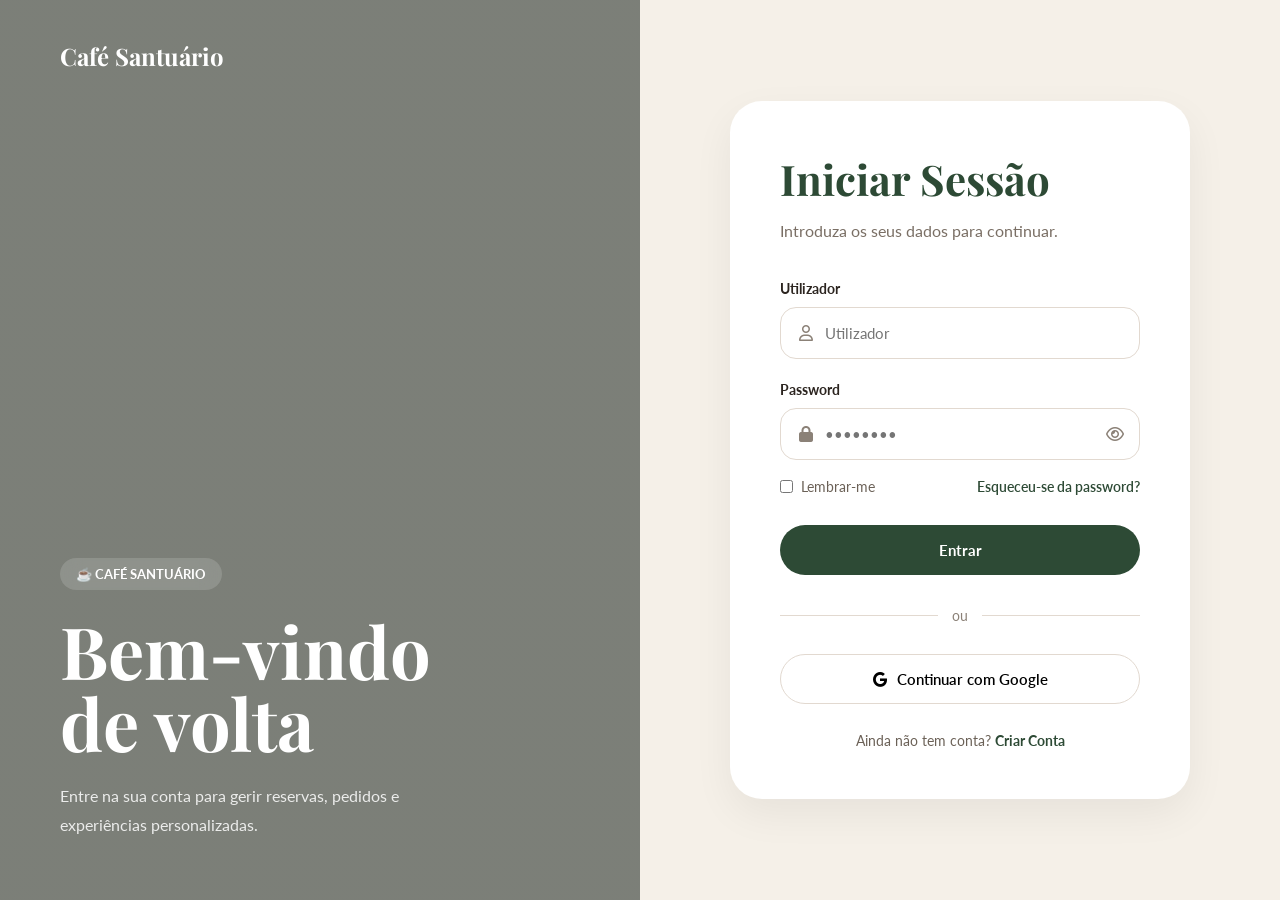
<file: login.html>
<!DOCTYPE html>
<html lang="pt">

<head>
    <meta charset="UTF-8">
    <meta name="viewport" content="width=device-width, initial-scale=1.0">

    <title>Login | Café Santuário</title>

    <!-- CSS -->
    <link rel="stylesheet" href="style.css">

    <!-- Fonts -->
    <link href="https://fonts.googleapis.com/css2?family=Playfair+Display:wght@700;900&family=Lato:wght@400;500;600;700&display=swap" rel="stylesheet">

    <!-- Icons -->
    <link rel="stylesheet" href="https://cdnjs.cloudflare.com/ajax/libs/font-awesome/6.5.1/css/all.min.css">
</head>

<body>

    <main class="login-page">

        <!-- LEFT SIDE -->
        <section class="login-left">

            <div class="overlay"></div>

            <div class="left-content">

                <span class="badge">
                    ☕ CAFÉ SANTUÁRIO
                </span>

                <h1>
                    Bem-vindo<br>
                    de volta
                </h1>

                <p>
                    Entre na sua conta para gerir reservas,
                    pedidos e experiências personalizadas.
                </p>

            </div>

        </section>

        <!-- RIGHT SIDE -->
        <section class="login-right">

            <a href="index.html" class="back-home">
                 Café Santuário
            </a>

            <div class="login-box">

                <div class="login-header">

                    <h2>Iniciar Sessão</h2>

                    <p>
                        Introduza os seus dados para continuar.
                    </p>

                </div>

                <form class="login-form">

                    <div class="input-group">

                        <label>Utilizador</label>

                        <div class="input-wrapper">
                            <i class="fa-regular fa-user"></i>

                            <input type="text" placeholder="Utilizador" maxlength="30" required>
                        </div>

                    </div>

                    <div class="input-group">

                        <label>Password</label>

                        <div class="input-wrapper">
                            <i class="fa-solid fa-lock"></i>

                            <input type="password" id="password" placeholder="••••••••" maxlength="30" required>

                            <i class="fa-regular fa-eye toggle-password-icon" id="togglePassword"></i>
                        </div>

                    </div>

                    <div class="login-options">

                        <label class="remember">

                            <input type="checkbox">

                            <span>Lembrar-me</span>

                        </label>

                        <a href="#">
                            Esqueceu-se da password?
                        </a>

                    </div>

                    <button type="submit" class="login-btn">
                        Entrar
                    </button>

                </form>

                <div class="divider">
                    <span>ou</span>
                </div>

                <button class="google-btn">

                    <i class="fa-brands fa-google"></i>

                    Continuar com Google

                </button>

                <p class="register-text">

                    Ainda não tem conta?

                    <a href="registo.html">
                        Criar Conta
                    </a>

                </p>

            </div>

        </section>

    </main>

    <script src="api.js"></script>
    <script src="login.js"></script>
    <script src="main.js"></script>

</body>
</html>
</file>
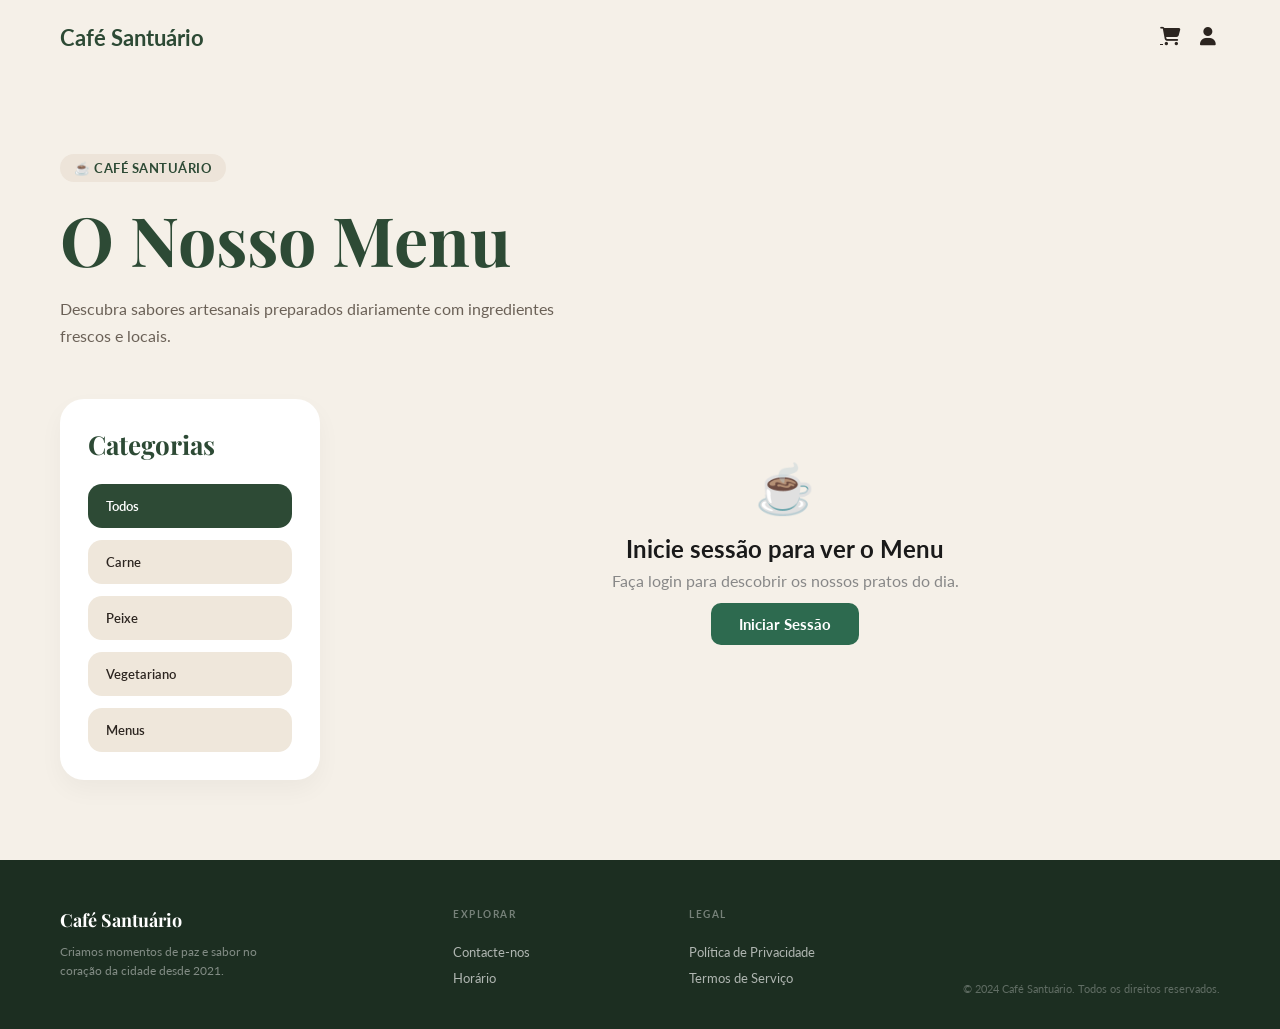
<file: menu.html>
<!DOCTYPE html>
<html lang="pt">

<head>
    <meta charset="UTF-8">
    <meta name="viewport" content="width=device-width, initial-scale=1.0">

    <title>Menu | Café Santuário</title>

    <!-- CSS -->
    <link rel="stylesheet" href="style.css">

    <!-- Fontes -->
    <link href="https://fonts.googleapis.com/css2?family=Playfair+Display:wght@700;900&family=Lato:wght@400;500;600;700&display=swap" rel="stylesheet">

    <!-- Font Awesome -->
    <link rel="stylesheet" href="https://cdnjs.cloudflare.com/ajax/libs/font-awesome/6.5.1/css/all.min.css">
</head>

<body>

    <!-- --------- HEADER --------- -->

        <header class="main-header">

            <div class="logo">
                <a href="index.html" style="color: inherit; text-decoration: none;">Café Santuário</a>
            </div>
        <nav class="main-nav">
            <a href="index.html" class="nav-link">Início</a>
            <a href="menu.html" class="nav-link active">Menu</a>
            <a href="reservas.html" class="nav-link">Reservas</a>
        </nav>

        <div class="header-icons">

            <button class="icon-btn">
                <i class="fa-solid fa-cart-shopping"></i>
            </button>

            <button class="icon-btn">
                <a href="login.html" class="icon-btn" title="Perfil">
                    <i class="fa-solid fa-user"></i>
                </a>            
            </button>

        </div>

    </header>

    <!-- --------- HERO --------- -->
    <section class="menu-hero">

        <div class="menu-hero-content">

            <span class="menu-badge">
                ☕ CAFÉ SANTUÁRIO
            </span>

            <h1>
                O Nosso Menu
            </h1>

            <p>
                Descubra sabores artesanais preparados diariamente com ingredientes frescos e locais.
            </p>

        </div>

    </section>

    <!-- --------- MENU CONTAINER --------- -->
    <main class="menu-container">

        <aside class="menu-sidebar">

            <h3>Categorias</h3>

            <div class="category-list">

                <button class="category-btn active">Todos</button>
                <button class="category-btn">Carne</button>
                <button class="category-btn">Peixe</button>
                <button class="category-btn">Vegetariano</button>
                <button class="category-btn">Menus</button>

            </div>

        </aside>

        <section class="menu-content">
            <div id="menu-products-grid" class="menu-grid" style="display:grid; grid-template-columns: repeat(auto-fill, minmax(280px, 1fr)); gap:24px; width:100%;">
                <p style="color:#666; font-size:16px; padding:20px;">A carregar os nossos melhores sabores...</p>
            </div>
        </section>

    </main>

    <!-- --------- FOOTER --------- -->
    <footer class="site-footer">

        <div class="footer-grid">

            <div class="footer-brand">

                <div class="footer-logo">
                    Café Santuário
                </div>

                <p class="footer-tagline">
                    Criamos momentos de paz e sabor no coração da cidade desde 2021.
                </p>

            </div>

            <div class="footer-col">

                <h4>EXPLORAR</h4>

                <a href="#">Contacte-nos</a>
                <a href="#">Horário</a>

            </div>

            <div class="footer-col">

                <h4>LEGAL</h4>

                <a href="#">Política de Privacidade</a>
                <a href="#">Termos de Serviço</a>

            </div>

            <div class="footer-copy">
                © 2024 Café Santuário. Todos os direitos reservados.
            </div>

        </div>

    </footer>

    <script src="api.js"></script>
    <script src="login.js"></script>
    <script src="main.js"></script>
    <script src="menu.js"></script>
 </body>
</html>
</file>
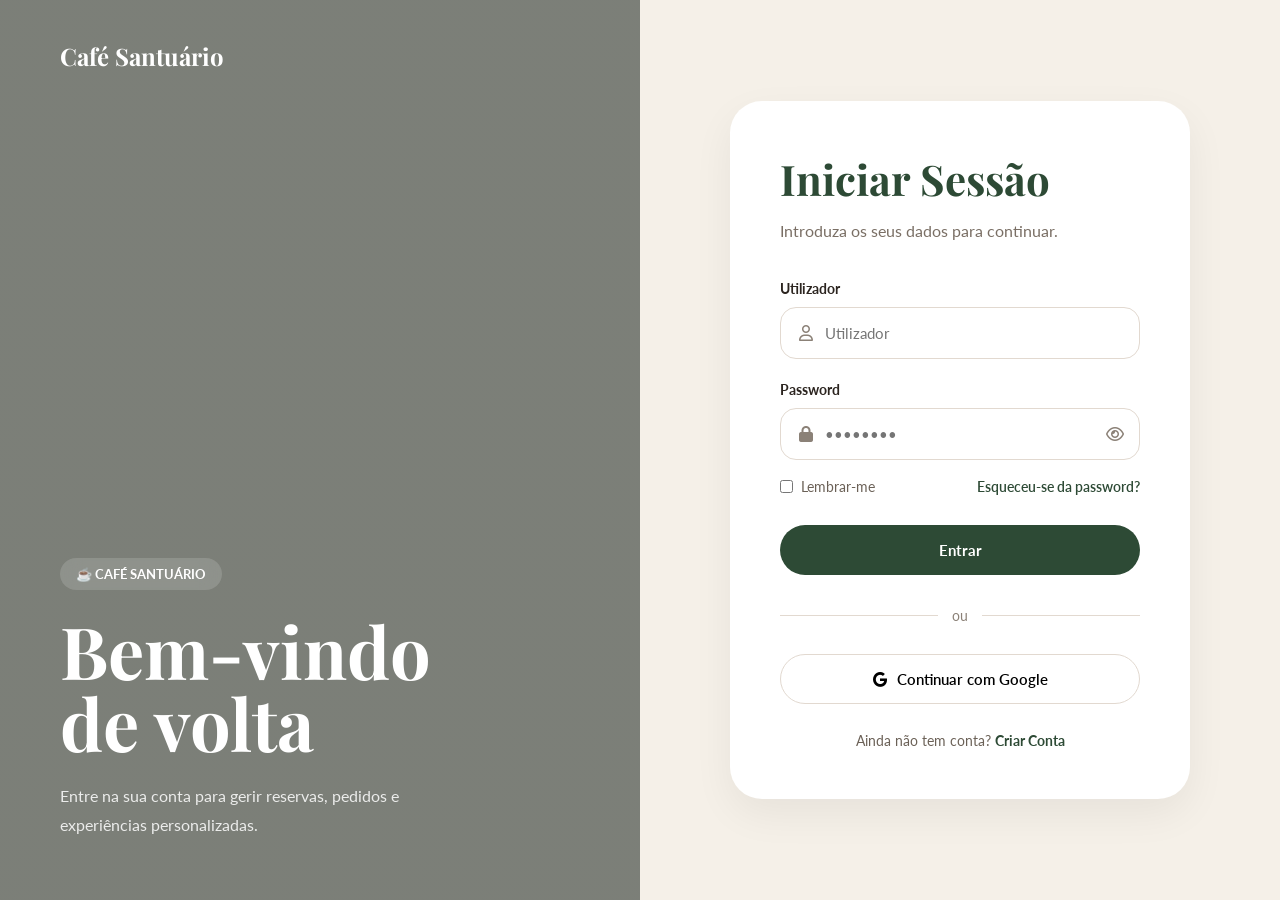
<file: perfil.html>
<!DOCTYPE html>
<html lang="pt">
<head>
    <meta charset="UTF-8">
    <meta name="viewport" content="width=device-width, initial-scale=1.0">
    <title>O Meu Perfil - Café Santuário</title>
    <link rel="stylesheet" href="style.css">
    <link rel="stylesheet" href="https://cdnjs.cloudflare.com/ajax/libs/font-awesome/6.5.1/css/all.min.css">
</head>
<body>
    <header class="main-header">
        <a href="index.html" class="logo">Café Santuário</a>
        <nav class="main-nav" id="main-navbar"></nav>
        <div class="header-icons"></div>
    </header>

    <main class="perfil-container">
        <div class="perfil-header">
            <div class="perfil-avatar">
                <i class="fa-solid fa-circle-user"></i>
            </div>
            <h2 id="perfil-username" class="perfil-titulo">Carregando...</h2>
            <span id="role-badge" class="perfil-badge">CLIENT</span>
        </div>

        <div class="perfil-corpo">

            <!-- SALDO + BOTÃO -->
            <div class="info-group">
                <div class="info-icon"><i class="fa-solid fa-wallet"></i></div>
                <div class="info-detalhes">
                    <p class="info-label">Saldo Disponível</p>
                    <p id="perfil-balance" class="info-valor" style="font-size:24px; color:#2d6a4f; font-weight:700;">0.00 €</p>
                </div>
                <button id="btn-abrir-pagamento" title="Adicionar Saldo" class="btn-add"
                    style="margin-left:auto; width:38px; height:38px; flex-shrink:0;">
                    <i class="fa-solid fa-plus" style="font-size:15px;"></i>
                </button>
            </div>

            <!-- CARGO -->
            <div class="info-group">
                <div class="info-icon"><i class="fa-solid fa-id-card"></i></div>
                <div class="info-detalhes">
                    <p class="info-label">Cargo</p>
                    <p id="info-role-detalhado" class="info-valor">-</p>
                </div>
            </div>

            <!-- ESTADO -->
            <div class="info-group">
                <div class="info-icon"><i class="fa-solid fa-shield-halved"></i></div>
                <div class="info-detalhes">
                    <p class="info-label">Estado da Conta</p>
                    <p class="info-valor" style="color:#2ecc71; font-weight:bold;">
                        <i class="fa-solid fa-circle-check"></i> Ativa
                    </p>
                </div>
            </div>

        </div>
    </main>

    <!-- ===================== MODAL DE PAGAMENTO ===================== -->
     
    <div id="modal-pagamento" class="modal-overlay">
        <div class="modal-box">

            <div class="modal-header">
                <h2><i class="fa-solid fa-credit-card" style="margin-right:8px; color:#2d6a4f;"></i>Carregar Saldo</h2>
                <button id="btn-fechar-modal" class="btn-modal-close">✕</button>
            </div>

            <p style="font-size:14px; color:#888; margin:-10px 0 20px;">Introduza os dados do cartão para adicionar saldo.</p>

            <div class="form-section-title">Dados do Cartão</div>

            <div class="form-group">
                <label>Titular do Cartão</label>
                <input id="cc-nome" type="text" placeholder="Nome Apelido">
            </div>

            <div class="form-group">
                <label>Número do Cartão</label>
                <input id="cc-numero" type="text" placeholder="0000 0000 0000 0000" maxlength="19" style="letter-spacing:2px;">
            </div>

            <div style="display:flex; gap:12px;">
                <div class="form-group" style="flex:1;">
                    <label>Validade</label>
                    <input id="cc-validade" type="text" placeholder="MM/AA" maxlength="5">
                </div>
                <div class="form-group" style="flex:1;">
                    <label>CVV</label>
                    <input id="cc-cvv" type="password" placeholder="•••" maxlength="3">
                </div>
            </div>

            <div class="form-section-title">Valor a Carregar</div>

            <div class="form-group">
                <label>Montante (€)</label>
                <input id="cc-valor" type="number" placeholder="0.00" min="0.01" step="0.01">
            </div>

            <p id="modal-erro" class="form-error" style="display:none;"></p>

            <div class="modal-actions">
                <button id="btn-cancelar-modal" class="btn-cancelar">Cancelar</button>
                <button id="btn-confirmar-pagamento" class="btn-guardar">
                    <i class="fa-solid fa-lock" style="margin-right:6px;"></i>Confirmar Pagamento
                </button>
            </div>

        </div>
    </div>

    <script src="api.js"></script>
    <script src="main.js"></script>
    <script src="perfil.js"></script>
</body>
</html>
</file>
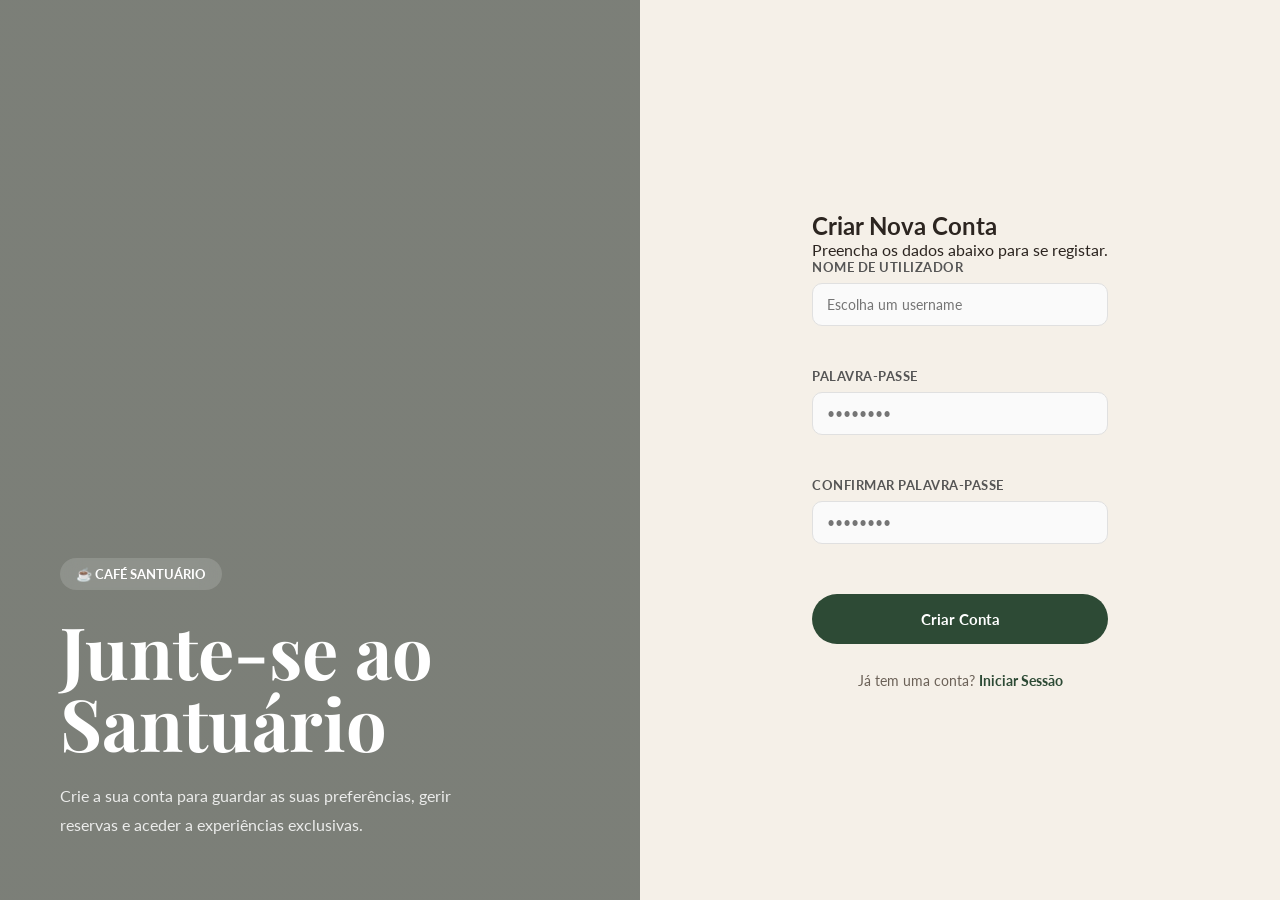
<file: registo.html>
<!DOCTYPE html>
<html lang="pt">
<head>
    <meta charset="UTF-8">
    <meta name="viewport" content="width=device-width, initial-scale=1.0">
    <title>Criar Conta | Café Santuário</title>
    <link rel="stylesheet" href="style.css">
</head>
<body>

<main class="login-page">

    <!-- Lado esquerdo — imagem/texto (igual ao login) -->
    <section class="login-left">
        <div class="overlay"></div>
        <div class="left-content">
            <span class="badge">☕ CAFÉ SANTUÁRIO</span>
            <h1>Junte-se ao<br>Santuário</h1>
            <p>Crie a sua conta para guardar as suas preferências, gerir reservas e aceder a experiências exclusivas.</p>
        </div>
    </section>

    <!-- Lado direito — formulário -->
    <section class="login-right">
        <div class="form-container">

            <header class="form-header">
                <h2>Criar Nova Conta</h2>
                <p>Preencha os dados abaixo para se registar.</p>
            </header>

            <form id="register-form" class="login-form">

                <div class="form-group">
                    <label for="reg-username">Nome de Utilizador</label>
                    <input type="text" id="reg-username" placeholder="Escolha um username" maxlength="30" required>
                </div>

                <div class="form-group">
                    <label for="reg-password">Palavra-passe</label>
                    <div class="password-wrapper">
                        <input type="password" id="reg-password" placeholder="••••••••" maxlength="30" required>
                        <i class="fa-regular fa-eye toggle-password-icon" id="toggle-pass"></i>
                    </div>
                </div>

                <div class="form-group">
                    <label for="reg-confirm">Confirmar Palavra-passe</label>
                    <div class="password-wrapper">
                        <input type="password" id="reg-confirm" placeholder="••••••••" maxlength="30" required>
                        <i class="fa-regular fa-eye toggle-password-icon" id="toggle-confirm"></i>
                    </div>
                </div>

                <!-- Mensagem de erro inline (sem alert) -->
                <p class="form-error" id="registo-erro" style="display:none;"></p>

                <button type="submit" class="login-btn">
                    Criar Conta
                </button>

            </form>

            <p class="register-text">
                Já tem uma conta?
                <a href="login.html">Iniciar Sessão</a>
            </p>

        </div>
    </section>

</main>

<script src="api.js"></script>
<script src="registo.js"></script>
</body>
</html>
</file>
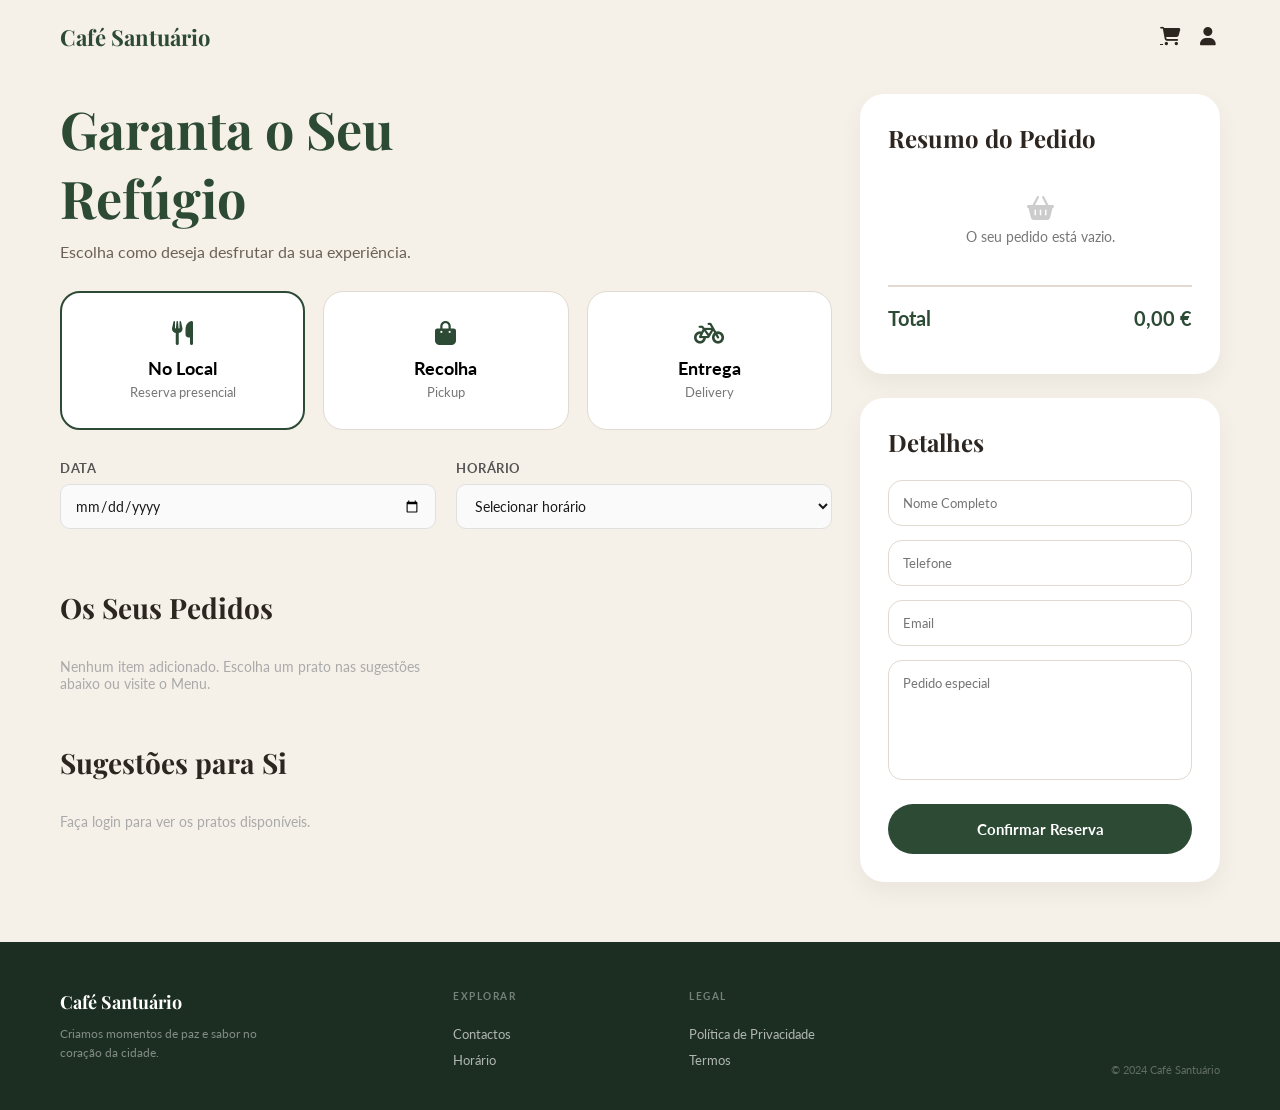
<file: reservas.html>
<!DOCTYPE html>
<html lang="pt">
<head>
    <meta charset="UTF-8">
    <meta name="viewport" content="width=device-width, initial-scale=1.0">

    <title>Reservas | Café Santuário</title>

    <link rel="stylesheet" href="style.css">

    <link href="https://fonts.googleapis.com/css2?family=Playfair+Display:wght@700;900&family=Lato:wght@400;500;600;700&display=swap" rel="stylesheet">

    <link rel="stylesheet"
    href="https://cdnjs.cloudflare.com/ajax/libs/font-awesome/6.5.1/css/all.min.css">
</head>

<body>

    <!-- HEADER -->
    <header class="main-header">

        <a href="index.html" class="logo" style="text-decoration: none;">Café Santuário</a>


        <nav class="main-nav">
            <a href="index.html" class="nav-link">Início</a>
            <a href="menu.html" class="nav-link">Menu</a>
            <a href="reservas.html" class="nav-link active">Reservas</a>
        </nav>

        <div class="header-icons">

            <button class="icon-btn">
                <i class="fa-solid fa-cart-shopping"></i>
            </button>

            <button class="icon-btn">
                <a href="login.html" class="icon-btn" title="Perfil">
                    <i class="fa-solid fa-user"></i>
                </a>            
            </button>

        </div>

    </header>

    <!-- MAIN -->
    <main class="reservas-container">

        <!-- LEFT -->
        <section class="reservas-left">

            <div class="hero-text">

                <h1>
                    Garanta o Seu Refúgio
                </h1>

                <p>
                    Escolha como deseja desfrutar da sua experiência.
                </p>

            </div>

            <!-- SERVICE OPTIONS -->
            <div class="service-options">

                <button class="service-card active">
                    <i class="fa-solid fa-utensils"></i>
                    <h3>No Local</h3>
                    <span>Reserva presencial</span>
                </button>

                <button class="service-card">
                    <i class="fa-solid fa-bag-shopping"></i>
                    <h3>Recolha</h3>
                    <span>Pickup</span>
                </button>

                <button class="service-card">
                    <i class="fa-solid fa-bicycle"></i>
                    <h3>Entrega</h3>
                    <span>Delivery</span>
                </button>

            </div>

            <!-- FORM -->
            <div class="form-grid">

                <div class="form-group">
                    <label>DATA</label>
                    <input type="date">
                </div>

                <div class="form-group">
                    <label>HORÁRIO</label>

                    <select>
                        <option>Selecionar horário</option>
                    </select>
                </div>

            </div>

            <!-- PEDIDOS -->
            <div class="section-header">
                <h2>Os Seus Pedidos</h2>
            </div>

            <!-- BACKEND ITEMS -->
            <div class="cards-grid" id="orders-container">

                <!-- BACKEND INJECTS HERE -->

            </div>

            <!-- SUGESTÕES -->
            <div class="section-header">
                <h2>Sugestões para Si</h2>
            </div>

            <!-- BACKEND ITEMS -->
            <div class="cards-grid" id="suggestions-container">

                <!-- BACKEND INJECTS HERE -->

            </div>

        </section>

        <!-- SIDEBAR -->
        <aside class="sidebar">

            <!-- RESUMO -->
            <div class="sidebar-card">

                <h2>Resumo do Pedido</h2>

                <div id="summary-container">

                    <!-- BACKEND INJECTS HERE -->

                </div>

                <div class="divider"></div>

                <div class="summary-item total">

                    <span>Total</span>

                    <span id="total-price">
                        0,00 €
                    </span>

                </div>

            </div>

            <!-- DETALHES -->
            <div class="sidebar-card">

                <h2>Detalhes</h2>

                <form class="details-form">

                    <input type="text" placeholder="Nome Completo" maxlength="30">

                    <input type="text" placeholder="Telefone" maxlength="9">

                    <input type="email" placeholder="Email" maxlength="50">

                    <textarea placeholder="Pedido especial" maxlength="200"></textarea>

                    <button type="submit" class="confirm-btn">
                        Confirmar Reserva
                    </button>

                </form>

            </div>

        </aside>

    </main>

    <!-- FOOTER -->
    <footer class="site-footer">

        <div class="footer-grid">

            <div class="footer-brand">

                <div class="footer-logo">
                    Café Santuário
                </div>

                <p class="footer-tagline">
                    Criamos momentos de paz e sabor no coração da cidade.
                </p>

            </div>

            <div class="footer-col">

                <h4>EXPLORAR</h4>

                <a href="#">Contactos</a>
                <a href="#">Horário</a>

            </div>

            <div class="footer-col">

                <h4>LEGAL</h4>

                <a href="#">Política de Privacidade</a>
                <a href="#">Termos</a>

            </div>

            <div class="footer-copy">
                © 2024 Café Santuário
            </div>

        </div>

    </footer>


    <script src="api.js"></script>
    <script src="login.js"></script>
    <script src="main.js"></script>
    <script src="reservas.js"></script>

</body>
</html>
</file>
<file: style.css>
/* ==========================================================================
   CONFIGURAÇÕES GLOBAIS, IMPORTAÇÕES E VARIÁVEIS (:root)
   ========================================================================== */
@import url('https://fonts.googleapis.com/css2?family=Playfair+Display:ital,wght@0,700;0,900;1,700;1,900&family=Lato:wght@400;500;600;700&display=swap');
 
:root {
    --bg-main: #F5F0E8;
    --bg-card: #FFFFFF;
    --primary: #2D4A35;
    --primary-light: #8FA494;
    --accent: #8C6239;
    --text-dark: #2C2520;
    --border-color: #E2D9D0;
}
 
* {
    margin: 0;
    padding: 0;
    box-sizing: border-box;
    font-family: 'Lato', 'Segoe UI', Tahoma, Geneva, Verdana, sans-serif;
}
 
body {
    background-color: var(--bg-main);
    color: var(--text-dark);
}

/* ==========================================================================
   ELEMENTOS REUTILIZÁVEIS DA ESTRUTURA (HEADER & FOOTER)
   ========================================================================== */

/* HEADER GLOBAL */
.main-header {
    display: flex;
    justify-content: space-between;
    align-items: center;
    padding: 22px 60px;
    background: var(--bg-main);
}
 
.logo {
    font-family: 'Playfair Display', Georgia, serif;
    font-size: 22px;
    font-weight: 700;
    color: var(--primary);
    min-width: 160px;
}
 
.main-nav {
    display: flex;
    gap: 36px;
    align-items: center;
    list-style: none !important;
    padding: 0;
    margin: 0;
}
 
.nav-link {
    text-decoration: none;
    color: var(--text-dark);
    font-size: 15px;
    font-weight: 500;
    position: relative;
    padding-bottom: 4px;
    transition: color 0.2s;
}
 
.nav-link.active {
    color: var(--primary);
    font-weight: 700;
}
 
.nav-link.active::after {
    content: '';
    position: absolute;
    bottom: -2px;
    left: 0;
    right: 0;
    height: 2px;
    background-color: var(--primary);
    border-radius: 2px;
}
 
.nav-link:hover { color: var(--primary); }
 
.header-icons {
    display: flex;
    gap: 12px;
    align-items: center;
    min-width: 160px;
    justify-content: flex-end;
}
 
.icon-btn {
    background: transparent;
    border: none;
    cursor: pointer;
    color: var(--text-dark);
    display: flex;
    align-items: center;
    padding: 4px;
    border-radius: 6px;
    transition: color 0.2s;
    font-size: 18px;
}
.icon-btn:hover { color: var(--primary); }

/* FOOTER GLOBAL */
.site-footer {
    background: #1C2E21;
    padding: 48px 60px 32px;
}
 
.footer-grid {
    display: grid;
    grid-template-columns: 1.8fr 1fr 1fr 1.5fr;
    gap: 40px;
    align-items: start;
}
 
.footer-logo {
    font-family: 'Playfair Display', Georgia, serif;
    font-size: 18px;
    font-weight: 700;
    color: #fff;
    margin-bottom: 10px;
}
 
.footer-tagline {
    font-size: 12px;
    color: rgba(255,255,255,0.45);
    line-height: 1.6;
    margin-bottom: 16px;
    max-width: 200px;
}
 
.footer-social {
    display: flex;
    gap: 12px;
}
 
.social-icon {
    color: rgba(255,255,255,0.45);
    transition: color 0.2s;
    display: flex;
    align-items: center;
}
.social-icon:hover { color: #fff; }
 
.footer-col-title, .footer-col h4 {
    font-size: 10px;
    font-weight: 700;
    letter-spacing: 1.5px;
    color: rgba(255,255,255,0.4);
    text-transform: uppercase;
    margin-bottom: 14px;
}

.footer-col {
    display: flex;
    flex-direction: column;
    gap: 10px;
}
 
.footer-links, .footer-col a {
    list-style: none;
    display: flex;
    flex-direction: column;
    gap: 8px;
    font-size: 13px;
    color: rgba(255,255,255,0.65);
    text-decoration: none;
}
.footer-links a, .footer-col a {
    color: rgba(255,255,255,0.65);
    text-decoration: none;
    transition: color 0.2s;
}
.footer-links a:hover, .footer-col a:hover { color: #fff; }
 
.footer-copy {
    font-size: 11px;
    color: rgba(255,255,255,0.3);
    text-align: right;
    align-self: end;
    padding-bottom: 2px;
}

/* ==========================================================================
   ESTILOS DO INDEX PRINCIPAL (HERO, ESPECIAIS, CTA)
   ========================================================================== */

/* HERO (INDEX) */
.hero-container {
    display: flex;
    align-items: center;
    justify-content: space-between;
    padding: 30px 60px 70px;
    gap: 60px;
    background: var(--bg-main);
}
 
.hero-text { max-width: 480px; }
 
.cafe-badge {
    display: inline-block;
    background: #EDE4D9;
    color: var(--primary);
    font-size: 13px;
    padding: 6px 14px;
    border-radius: 30px;
    margin-bottom: 20px;
    font-weight: 700;
    letter-spacing: 0.5px;
}
 
.hero-title {
    font-family: 'Playfair Display', Georgia, serif;
    font-size: 72px;
    font-weight: 900;
    color: var(--primary);
    line-height: 1.05;
    margin-bottom: 24px;
    letter-spacing: -1.5px;
}
 
.highlight { color: var(--primary); }
 
.diario {
    color: var(--accent);
    font-style: italic;
    display: block;
}
 
.hero-description {
    font-size: 16px;
    line-height: 1.65;
    color: #5A5248;
    margin-bottom: 36px;
    max-width: 340px;
}
 
.hero-buttons {
    display: flex;
    gap: 14px;
    flex-wrap: wrap;
    align-items: center;
}
 
.btn-reserva {
    background-color: var(--primary);
    color: white;
    border: none;
    padding: 14px 26px;
    border-radius: 50px;
    font-size: 15px;
    font-weight: 600;
    cursor: pointer;
    display: flex;
    align-items: center;
    gap: 8px;
    transition: background 0.2s;
}
.btn-reserva:hover { background-color: #3d6347; }
 .btn-icon { font-size: 16px; }
 
.btn-menu {
    background-color: #EDE4D9;
    color: var(--primary);
    border: none;
    padding: 14px 26px;
    border-radius: 50px;
    font-size: 15px;
    font-weight: 600;
    cursor: pointer;
    transition: background 0.2s;
}
.btn-menu:hover { background-color: #e2d7c8; }

.btn-reserva2 {
    color: white;
    text-decoration:none;
}
 
.hero-image { flex-shrink: 0; }
.hero-image img {
    width: 100%;
    max-width: 420px;
    border-radius: 24px;
    display: block;
    background: #2C2118;
    padding: 22px 22px 32px;
    box-shadow: 0 30px 60px -10px rgba(44, 33, 24, 0.35);
    object-fit: cover;
}
 
/* ESPECIAIS DO DIA */
.especiais-section {
    background: #F0EBE0;
    padding: 60px 60px 80px;
}
 
.especiais-header { margin-bottom: 32px; }
 
.especiais-label {
    font-size: 11px;
    font-weight: 700;
    letter-spacing: 1.5px;
    color: var(--accent);
    text-transform: uppercase;
    margin-bottom: 8px;
}
 
.especiais-title {
    font-family: 'Playfair Display', Georgia, serif;
    font-size: 42px;
    font-weight: 700;
    color: var(--text-dark);
    line-height: 1.1;
}
 
.especiais-grid {
    display: grid;
    grid-template-columns: 1fr 1fr;
    grid-template-rows: 440px 220px;
    gap: 16px;
}
 
.especial-card {
    border-radius: 20px;
    overflow: hidden;
    background: var(--bg-card);
}
 
.especial-card--featured {
    grid-column: 1;
    grid-row: 1 / 3;
    background: linear-gradient(170deg, #EEC04A 0%, #C87E12 100%);
    display: flex;
    flex-direction: column;
}
 
.featured-img {
    flex: 1;
    display: flex;
    align-items: center;
    justify-content: center;
    font-size: 130px;
    padding: 30px 30px 10px;
    min-height: 0;
}
 
.featured-img img {
    width: 100%;
    height: 100%;
    object-fit: contain;
    border-radius: 12px;
}
 
.featured-body { padding: 18px 24px 26px; }
 
.tag-badge {
    display: inline-block;
    background: rgba(255,255,255,0.28);
    color: #fff;
    font-size: 10px;
    font-weight: 700;
    letter-spacing: 1.2px;
    padding: 4px 12px;
    border-radius: 20px;
    margin-bottom: 10px;
    text-transform: uppercase;
}
 
.tag-badge--green {
    background: #E3EDE5;
    color: var(--primary);
}
 
.especial-card--featured .featured-body h3 {
    font-family: 'Playfair Display', Georgia, serif;
    font-size: 26px;
    font-style: italic;
    font-weight: 700;
    color: #fff;
    margin-bottom: 8px;
}
 
.especial-card--featured .featured-body p {
    font-size: 13px;
    color: rgba(255,255,255,0.88);
    line-height: 1.55;
    margin-bottom: 14px;
}
 
.especial-price {
    font-size: 18px;
    font-weight: 700;
    color: var(--text-dark);
}
 
.especial-card--featured .especial-price {
    color: #fff;
    font-size: 19px;
}
 
.especial-card--small {
    grid-column: 2;
    grid-row: 1;
    display: flex;
    flex-direction: column;
    background: #fff;
}
 
.small-img {
    flex: 1;
    display: flex;
    align-items: center;
    justify-content: center;
    background: #2C1F14;
    font-size: 80px;
    min-height: 0;
}
 .small-img img { width: 100%; height: 100%; object-fit: cover; }
 
.small-body {
    padding: 16px 20px 18px;
    flex-shrink: 0;
}
 
.small-body h3 {
    font-family: 'Playfair Display', Georgia, serif;
    font-size: 20px;
    font-weight: 700;
    color: var(--text-dark);
    margin-bottom: 6px;
}
 
.small-body p {
    font-size: 13px;
    color: #777;
    line-height: 1.5;
    margin-bottom: 14px;
}
 
.small-footer {
    display: flex;
    align-items: center;
    justify-content: space-between;
}
 
.btn-add {
    width: 36px;
    height: 36px;
    border-radius: 50%;
    background: var(--primary);
    color: #fff;
    border: none;
    font-size: 24px;
    cursor: pointer;
    display: flex;
    align-items: center;
    justify-content: center;
    transition: background 0.2s;
}
.btn-add:hover { background: #3d6347; }
 
.especiais-bottom-right {
    grid-column: 2;
    grid-row: 2;
    display: grid;
    grid-template-columns: 1fr 1.6fr;
    gap: 16px;
}
 
.especial-card--dark {
    background: #2D4A35;
    color: #fff;
    display: flex;
    position: relative;
    overflow: hidden;
    border-radius: 20px;
}
 
.dark-body {
    padding: 20px;
    flex: 1;
    z-index: 1;
}
 
.dark-body h3 {
    font-family: 'Playfair Display', Georgia, serif;
    font-size: 17px;
    font-weight: 700;
    margin-bottom: 6px;
    color: #fff;
}
 
.dark-body p {
    font-size: 12px;
    color: rgba(255,255,255,0.65);
    line-height: 1.5;
    margin-bottom: 14px;
}
 
.price-list {
    list-style: none;
    display: flex;
    flex-direction: column;
    gap: 5px;
}
 
.price-list li {
    display: flex;
    justify-content: space-between;
    font-size: 12px;
    color: rgba(255,255,255,0.88);
}
 
.price-list li span:last-child {
    font-weight: 700;
    color: #fff;
}
 
.dark-deco {
    font-size: 90px;
    opacity: 0.07;
    position: absolute;
    right: -8px;
    bottom: -8px;
    line-height: 1;
    pointer-events: none;
}
 
.especial-card--horizontal {
    display: flex;
    align-items: center;
    background: #fff;
    border-radius: 20px;
    overflow: hidden;
}
 
.horizontal-body {
    flex: 1;
    padding: 20px;
}
 
.horizontal-body h3 {
    font-family: 'Playfair Display', Georgia, serif;
    font-size: 19px;
    font-weight: 700;
    color: var(--text-dark);
    margin: 8px 0 8px;
}
 
.horizontal-body p {
    font-size: 12px;
    color: #777;
    line-height: 1.55;
    margin-bottom: 12px;
}
 
.link-personalizar {
    font-size: 12px;
    font-weight: 700;
    color: var(--primary);
    text-decoration: none;
}
.link-personalizar:hover { text-decoration: underline; }
 
.horizontal-img {
    width: 120px;
    height: 120px;
    flex-shrink: 0;
    border-radius: 50%;
    overflow: hidden;
    margin: 0 20px 0 0;
    background: #F0EBE0;
    display: flex;
    align-items: center;
    justify-content: center;
    font-size: 56px;
}
 .horizontal-img img { width: 100%; height: 100%; object-fit: cover; }
 
/* DESTAQUES DO MENU BACKGROUND VERDE */
.menu-section {
    background: #2D4A35;
    padding: 70px 60px;
}
 
.menu-grid {
    display: grid;
    grid-template-columns: 1.1fr 1.4fr 1.4fr;
    gap: 60px;
    align-items: start;
}
 
.menu-title {
    font-family: 'Playfair Display', Georgia, serif;
    font-size: 36px;
    font-weight: 700;
    color: #fff;
    line-height: 1.15;
    margin-bottom: 16px;
}
 
.menu-desc {
    font-size: 13px;
    color: rgba(255,255,255,0.65);
    line-height: 1.65;
    margin-bottom: 20px;
}
 
.menu-tags {
    display: flex;
    gap: 8px;
    flex-wrap: wrap;
}
 
.menu-tag {
    display: inline-block;
    border: 1px solid rgba(255,255,255,0.3);
    color: rgba(255,255,255,0.75);
    font-size: 10px;
    font-weight: 700;
    letter-spacing: 1px;
    padding: 4px 12px;
    border-radius: 20px;
    text-transform: uppercase;
}
 
.menu-col-title {
    font-size: 15px;
    font-weight: 700;
    color: rgba(255,255,255,0.5);
    letter-spacing: 0.5px;
    margin-bottom: 24px;
    padding-bottom: 12px;
    border-bottom: 1px solid rgba(255,255,255,0.12);
}
 
.menu-list {
    list-style: none;
    display: flex;
    flex-direction: column;
}
 
.menu-item {
    padding: 16px 0;
    border-bottom: 1px solid rgba(255,255,255,0.08);
}
.menu-item:last-child { border-bottom: none; }
 
.menu-item-header {
    display: flex;
    justify-content: space-between;
    align-items: baseline;
    gap: 12px;
    margin-bottom: 5px;
}
 
.menu-item-name {
    font-size: 14px;
    font-weight: 600;
    color: #fff;
}
 
.menu-item-price {
    font-size: 13px;
    font-weight: 700;
    color: rgba(255,255,255,0.85);
    white-space: nowrap;
}
 
.menu-item-desc {
    font-size: 12px;
    color: rgba(255,255,255,0.5);
    font-style: italic;
    line-height: 1.5;
}
 
/* SECTION CTA CAIXA DE RESERVA */
.cta-section {
    background: #F0EBE0;
    padding: 60px 60px;
}
 
.cta-box {
    background: #E8E2D8;
    border-radius: 24px;
    padding: 60px 40px;
    text-align: center;
    max-width: 600px;
    margin: 0 auto;
}
 
.cta-title {
    font-family: 'Playfair Display', Georgia, serif;
    font-size: 42px;
    font-weight: 700;
    font-style: italic;
    color: var(--primary);
    margin-bottom: 18px;
    line-height: 1.1;
}
 
.cta-desc {
    font-size: 14px;
    color: #6B6157;
    line-height: 1.7;
    margin-bottom: 32px;
    max-width: 440px;
    margin-left: auto;
    margin-right: auto;
}
 
.cta-actions {
    display: flex;
    align-items: center;
    justify-content: center;
    gap: 28px;
    flex-wrap: wrap;
}
 
.btn-reserva-cta {
    background-color: var(--primary);
    color: white;
    border: none;
    padding: 14px 28px;
    border-radius: 50px;
    font-size: 15px;
    font-weight: 600;
    cursor: pointer;
    transition: background 0.2s;
}
.btn-reserva-cta:hover { background-color: #3d6347; }
 
.cta-phone {
    font-size: 14px;
    font-weight: 500;
    color: var(--text-dark);
}

/* ==========================================================================
   ESTILOS DO LOGIN
   ========================================================================== */
.login-page {
    min-height: 100vh;
    display: grid;
    grid-template-columns: 1fr 1fr;
}

.login-left {
    position: relative;
    background: linear-gradient(rgba(24,34,28,0.55), rgba(24,34,28,0.55)), url('https://images.unsplash.com/photo-1495474472287-4d71bcdd2085?q=80&w=1400&auto=format&fit=crop');
    background-size: cover;
    background-position: center;
    display: flex;
    align-items: flex-end;
    padding: 60px;
}

.left-content {
    position: relative;
    z-index: 2;
    max-width: 500px;
}

.login-page .badge {
    display: inline-block;
    background: rgba(255,255,255,0.15);
    backdrop-filter: blur(10px);
    color: #fff;
    padding: 8px 16px;
    border-radius: 30px;
    font-size: 13px;
    font-weight: 700;
    margin-bottom: 24px;
}

.left-content h1 {
    font-family: 'Playfair Display', serif;
    font-size: 72px;
    line-height: 1;
    color: #fff;
    margin-bottom: 24px;
}

.left-content p {
    color: rgba(255,255,255,0.85);
    font-size: 16px;
    line-height: 1.8;
    max-width: 420px;
}

.login-right {
    display: flex;
    align-items: center;
    justify-content: center;
    padding: 60px;
}

.login-box {
    width: 100%;
    max-width: 460px;
    background: #fff;
    padding: 50px;
    border-radius: 32px;
    box-shadow: 0 15px 40px rgba(0,0,0,0.06);
}

.login-header { margin-bottom: 36px; }
.login-header h2 {
    font-family: 'Playfair Display', serif;
    font-size: 42px;
    color: var(--primary);
    margin-bottom: 10px;
}
.login-header p {
    color: #7A6F65;
    line-height: 1.7;
}

.login-form {
    display: flex;
    flex-direction: column;
    gap: 22px;
}

.input-group {
    display: flex;
    flex-direction: column;
    gap: 10px;
}
.input-group label {
    font-size: 14px;
    font-weight: 700;
    color: var(--text-dark);
}

.input-wrapper {
    position: relative;
    display: flex;
    align-items: center;
    gap: 12px;
    border: 1px solid var(--border-color);
    border-radius: 16px;
    padding: 0 18px;
    background: #fff;
}
.input-wrapper i { color: #8B8177; }
.input-wrapper input {
    width: 100%;
    border: none;
    outline: none;
    background: none;
    padding: 16px 0;
    font-size: 15px;
}

.toggle-password-icon {
    position: absolute;
    right: 15px;
    cursor: pointer;
    transition: color 0.2s ease;
}
.toggle-password-icon:hover {color: #333}

.login-options {
    display: flex;
    justify-content: space-between;
    align-items: center;
    margin-top: -4px;
}

.remember {
    display: flex;
    align-items: center;
    gap: 8px;
    font-size: 14px;
    color: #6B6157;
}

.login-options a {
    font-size: 14px;
    color: var(--primary);
    text-decoration: none;
    font-weight: 600;
}

.login-btn {
    margin-top: 8px;
    border: none;
    background: var(--primary);
    color: #fff;
    padding: 16px;
    border-radius: 50px;
    font-size: 15px;
    font-weight: 700;
    cursor: pointer;
    transition: 0.2s;
}
.login-btn:hover { background: #3d6347; }

.divider {
    position: relative;
    text-align: center;
    margin: 30px 0;
}
.divider::before {
    content: '';
    position: absolute;
    left: 0;
    top: 50%;
    width: 100%;
    height: 1px;
    background: var(--border-color);
}
.divider span {
    position: relative;
    background: #fff;
    padding: 0 14px;
    color: #8B8177;
    font-size: 14px;
}

.google-btn {
    width: 100%;
    border: 1px solid var(--border-color);
    background: #fff;
    padding: 15px;
    border-radius: 50px;
    font-size: 15px;
    font-weight: 600;
    cursor: pointer;
    display: flex;
    align-items: center;
    justify-content: center;
    gap: 10px;
    transition: 0.2s;
}
.google-btn:hover { background: #f7f4ef; }

.register-text {
    text-align: center;
    margin-top: 28px;
    font-size: 14px;
    color: #6B6157;
}
.register-text a {
    color: var(--primary);
    font-weight: 700;
    text-decoration: none;
}

.back-home {
    position: absolute;
    top: 40px;
    left: 60px;
    font-family: 'Playfair Display', serif;
    font-size: 24px;
    font-weight: 700;
    color: white;
    text-decoration: none;
    transition: 0.2s;
    z-index: 10;
}
.back-home:hover { opacity: 0.75; }

/* ==========================================================================
   ESTILOS DO MENU DE PRODUTOS
   ========================================================================== */
.menu-hero { padding: 80px 60px 50px; }
.menu-hero-content { max-width: 700px; }

.menu-badge {
    display: inline-block;
    background: #EDE4D9;
    color: var(--primary);
    font-size: 13px;
    padding: 6px 14px;
    border-radius: 30px;
    margin-bottom: 20px;
    font-weight: 700;
    letter-spacing: 0.5px;
}

.menu-hero h1 {
    font-family: 'Playfair Display', serif;
    font-size: 68px;
    color: var(--primary);
    line-height: 1.1;
    margin-bottom: 18px;
}

.menu-hero p {
    max-width: 520px;
    color: #6B6157;
    line-height: 1.7;
    font-size: 16px;
}

.menu-container {
    display: flex;
    gap: 30px;
    padding: 0 60px 80px;
}

.menu-sidebar {
    width: 260px;
    background: #fff;
    border-radius: 24px;
    padding: 28px;
    height: fit-content;
    box-shadow: 0 10px 25px rgba(0,0,0,0.04);
}

.menu-sidebar h3 {
    font-family: 'Playfair Display', serif;
    margin-bottom: 22px;
    font-size: 26px;
    color: var(--primary);
}

.category-list {
    display: flex;
    flex-direction: column;
    gap: 12px;
}

.category-btn {
    border: none;
    background: #EFE7DB;
    color: var(--text-dark);
    padding: 14px 18px;
    border-radius: 14px;
    text-align: left;
    cursor: pointer;
    transition: 0.2s;
    font-weight: 600;
}
.category-btn:hover { background: #e5dbcd; }
.category-btn.active {
    background: var(--primary);
    color: #fff;
}

.menu-content { flex: 1; }

.menu-placeholder {
    background: #fff;
    border-radius: 28px;
    padding: 100px 40px;
    min-height: 600px;
    display: flex;
    flex-direction: column;
    align-items: center;
    justify-content: center;
    text-align: center;
    box-shadow: 0 10px 25px rgba(0,0,0,0.04);
}

.placeholder-icon {
    width: 100px;
    height: 100px;
    border-radius: 50%;
    background: #EFE7DB;
    display: flex;
    align-items: center;
    justify-content: center;
    margin-bottom: 30px;
}
.placeholder-icon i {
    font-size: 42px;
    color: var(--primary);
}

.menu-placeholder h2 {
    font-family: 'Playfair Display', serif;
    font-size: 40px;
    color: var(--primary);
    margin-bottom: 14px;
}

.menu-placeholder p {
    color: #6B6157;
    max-width: 500px;
    line-height: 1.7;
}

/* ==========================================================================
   ESTILOS DAS RESERVAS
   ========================================================================== */
.reservas-container {
    display: flex;
    gap: 28px;
    padding: 20px 60px 60px;
    align-items: flex-start;
}

.reservas-left { flex: 1; }

.reservas-left .hero-text h1 {
    font-family: 'Playfair Display', serif;
    font-size: 52px;
    color: var(--primary);
    margin-bottom: 10px;
}
.reservas-left .hero-text p {
    color: #6B6157;
    margin-bottom: 30px;
}

.service-options {
    display: grid;
    grid-template-columns: repeat(3,1fr);
    gap: 18px;
    margin-bottom: 30px;
}

.service-card {
    background: var(--bg-card);
    border: 1px solid var(--border-color);
    border-radius: 20px;
    padding: 28px 20px;
    text-align: center;
    transition: 0.2s;
    cursor: pointer;
}
.service-card:hover { transform: translateY(-3px); }
.service-card.active { border: 2px solid var(--primary); }

.service-card i {
    font-size: 24px;
    color: var(--primary);
    margin-bottom: 12px;
}
.service-card h3 {
    margin-bottom: 5px;
    font-size: 18px;
}
.service-card span {
    font-size: 13px;
    color: #777;
}

.form-grid {
    display: grid;
    grid-template-columns: 1fr 1fr;
    gap: 20px;
    margin-bottom: 40px;
}

.form-group label {
    display: block;
    margin-bottom: 8px;
    font-size: 12px;
    font-weight: 700;
    color: #7A6F65;
}
.form-group input, .form-group select {
    width: 100%;
    padding: 14px;
    border-radius: 14px;
    border: 1px solid var(--border-color);
    background: #fff;
    outline: none;
}

.section-header { margin-bottom: 20px; }
.section-header h2 {
    font-family: 'Playfair Display', serif;
    font-size: 28px;
    color: var(--text-dark);
}

.cards-grid {
    display: grid;
    grid-template-columns: repeat(2,1fr);
    gap: 22px;
    margin-bottom: 40px;
}

.food-card {
    background: #fff;
    border-radius: 22px;
    overflow: hidden;
    box-shadow: 0 10px 25px rgba(0,0,0,0.05);
}
.food-card img {
    width: 100%;
    height: 220px;
    object-fit: cover;
}

.food-content { padding: 20px; }

.food-top {
    display: flex;
    justify-content: space-between;
    gap: 12px;
    margin-bottom: 10px;
}
.food-top h3 { font-size: 18px; }
.food-price {
    color: var(--primary);
    font-weight: 700;
}

.food-content p {
    font-size: 14px;
    color: #777;
    line-height: 1.6;
    margin-bottom: 18px;
}

.food-actions {
    display: flex;
    justify-content: space-between;
    align-items: center;
}
.food-actions a {
    color: #9A3E3E;
    text-decoration: none;
    font-size: 14px;
}

.quantity-box {
    display: flex;
    align-items: center;
    gap: 10px;
}
.quantity-box button {
    width: 30px;
    height: 30px;
    border: none;
    border-radius: 50%;
    background: #E8E2D8;
    cursor: pointer;
}

.add-btn {
    width: 100%;
    border: none;
    padding: 14px;
    border-radius: 14px;
    background: #ECE4D8;
    color: var(--primary);
    font-weight: 700;
    cursor: pointer;
    transition: 0.2s;
}
.add-btn:hover { background: #dfd4c4; }

.sidebar {
    width: 360px;
    display: flex;
    flex-direction: column;
    gap: 24px;
}

.sidebar-card {
    background: #fff;
    border-radius: 24px;
    padding: 28px;
    box-shadow: 0 10px 25px rgba(0,0,0,0.05);
}
.sidebar-card h2 {
    font-family: 'Playfair Display', serif;
    margin-bottom: 22px;
    color: var(--text-dark);
}

.summary-item {
    display: flex;
    justify-content: space-between;
    margin-bottom: 16px;
    font-size: 15px;
}

.sidebar-card .divider {
    height: 1px;
    background: var(--border-color);
    margin: 20px 0;
}

.summary-item.total {
    font-size: 20px;
    font-weight: 700;
    color: var(--primary);
}

.details-form {
    display: flex;
    flex-direction: column;
    gap: 14px;
}
.details-form input, .details-form textarea {
    width: 100%;
    padding: 14px;
    border-radius: 14px;
    border: 1px solid var(--border-color);
    outline: none;
    resize: none;
}
.details-form textarea { height: 120px; }

.confirm-btn {
    margin-top: 10px;
    border: none;
    padding: 16px;
    border-radius: 50px;
    background: var(--primary);
    color: #fff;
    font-size: 15px;
    font-weight: 700;
    cursor: pointer;
    transition: 0.2s;
}
.confirm-btn:hover { background: #3d6347; }

/* ==========================================================================
   CLASSES ESPECÍFICAS PARA A PÁGINA DE PERFIL 
   ========================================================================== */
.perfil-container {
    max-width: 600px;
    margin: 60px auto;
    padding: 30px;
    background-color: var(--bg-card);
    border: 1px solid var(--border-color);
    border-radius: 24px;
    box-shadow: 0 15px 40px rgba(0,0,0,0.04);
}

.perfil-header {
    text-align: center;
    border-bottom: 2px solid var(--border-color);
    padding-bottom: 20px;
    margin-bottom: 25px;
}

.perfil-avatar {
    font-size: 64px;
    color: var(--primary);
    margin-bottom: 10px;
}

.perfil-titulo {
    font-family: 'Playfair Display', serif;
    font-size: 28px;
    color: var(--text-dark);
    margin: 0;
}

.perfil-badge {
    display: inline-block;
    padding: 6px 16px;
    font-size: 12px;
    font-weight: 700;
    border-radius: 30px;
    margin-top: 12px;
    text-transform: uppercase;
    letter-spacing: 1px;
}

/* Badges Dinâmicos com base nas cores do teu sistema */
.badge-admin { background-color: #FEE2E2; color: #DC2626; border: 1px solid #FCA5A5; }
.badge-employee { background-color: #E0F2FE; color: #0284C7; border: 1px solid #7DD3FC; }
.badge-client { background-color: #EDE4D9; color: var(--primary); border: 1px solid var(--border-color); }

.info-group {
    margin-bottom: 18px;
    display: flex;
    align-items: center;
    padding: 14px 18px;
    background: #FAF8F5;
    border-radius: 16px;
    border-left: 4px solid var(--primary);
    border: 1px solid var(--border-color);
    border-left-width: 4px;
}

.info-icon {
    font-size: 18px;
    color: var(--primary);
    width: 35px;
    text-align: left;
}

.info-detalhes { flex: 1; }

.info-label {
    font-size: 11px;
    color: #8B8177;
    text-transform: uppercase;
    margin: 0;
    font-weight: 700;
    letter-spacing: 0.5px;
}

.info-valor {
    font-size: 15px;
    color: var(--text-dark);
    margin-top: 2px;
    font-weight: 500;
}

.token-box {
    font-family: monospace;
    font-size: 11px;
    background: #F0EBE0;
    padding: 10px;
    border-radius: 8px;
    max-height: 80px;
    overflow-y: auto;
    color: #5A5248;
    border: 1px solid var(--border-color);
    margin-top: 6px;
    word-break: break-all;
}

/* ==========================================================================
   REGRAS DE MEDIA QUERIES (RESPONSIVIDADE)
   ========================================================================== */
@media(max-width: 1100px) {
    .menu-container, .reservas-container {
        flex-direction: column;
    }
    .menu-sidebar, .sidebar {
        width: 100%;
    }
    .cards-grid {
        grid-template-columns: 1fr;
    }
}

@media(max-width: 1000px) {
    .login-page {
        grid-template-columns: 1fr;
    }
    .login-left {
        display: none;
    }
    .login-right {
        padding: 30px 20px;
    }
    .login-box {
        padding: 40px 28px;
    }
    .login-header h2 {
        font-size: 34px;
    }
}

@media(max-width: 768px) {
    .main-header {
        flex-direction: column;
        gap: 18px;
    }
    .hero-container {
        flex-direction: column;
        padding: 30px 20px 40px;
        gap: 40px;
    }
    .hero-title {
        font-size: 48px;
    }
    .hero-image img {
        max-width: 100%;
    }
    .especiais-section, .menu-section, .cta-section {
        padding: 40px 20px;
    }
    .especiais-title {
        font-size: 32px;
    }
    .especiais-grid {
        grid-template-columns: 1fr;
        grid-template-rows: auto;
    }
    .especial-card--featured, .especial-card--small, .especiais-bottom-right {
        grid-column: 1;
        grid-row: auto;
    }
    .especiais-bottom-right {
        grid-template-columns: 1fr;
    }
    .menu-grid, .footer-grid {
        grid-template-columns: 1fr;
        gap: 30px;
    }
    .menu-hero {
        padding: 60px 20px 40px;
    }
    .menu-hero h1 {
        font-size: 48px;
    }
    .menu-container, .reservas-container {
        padding: 0 20px 60px;
    }
    .hero-text h1 {
        font-size: 40px;
    }
    .service-options, .form-grid {
        grid-template-columns: 1fr;
    }
    .site-footer {
        padding: 40px 20px;
    }
    .footer-copy {
        text-align: left;
    }
    .back-home {
        top: 20px;
        left: 20px;
    }
}

/* ==========================================================================
   PAINEL DE GESTÃO
   ========================================================================== */

/* Variáveis e Configurações de Escopo Específicas do Painel Geral */
.app-container {
    --bg-sidebar: #f2ebd9;
    --bg-main-dashboard: #fcfaf2;
    --primary-green: #415a42;
    --primary-green-hover: #324633;
    --text-dark-dash: #2c3531;
    --text-muted-dash: #6e7571;
    --card-bg-dash: #f7f5ed;
    --card-shadow-dash: 0 4px 12px rgba(0, 0, 0, 0.03);
    --accent-orange-dash: #d4a373;
    --status-active-bg: #d8f3dc;
    --status-active-text: #1b4332;
    --status-offline-bg: #e9ecef;
    --status-offline-text: #6c757d;
    --border-color-dash: #e1dacb;
}

/* Layout em Tabela para compatibilidade e robustez administrativo */
.app-container {
    display: table;
    width: 100%;
    height: 100vh;
    border-collapse: collapse;
    background-color: var(--bg-main-dashboard);
    color: var(--text-dark-dash);
}

.sidebar-cell {
    display: table-cell;
    width: 240px;
    background-color: var(--bg-sidebar);
    vertical-align: top;
    padding: 30px 20px;
    border-right: 1px solid var(--border-color-dash);
    position: relative;
}

.main-cell {
    display: table-cell;
    vertical-align: top;
    padding: 40px;
    background-color: var(--bg-main-dashboard);
}

/* --- SIDEBAR --- */
.sidebar-cell .brand {
    margin-bottom: 40px;
}

.sidebar-cell .brand-title {
    font-size: 20px;
    font-weight: 700;
    color: var(--primary-green);
}

.sidebar-cell .brand-subtitle {
    font-size: 11px;
    color: var(--text-muted-dash);
    letter-spacing: 0.5px;
}

.sidebar-cell .nav-menu {
    list-style: none !important;
}

.sidebar-cell .nav-item {
    margin-bottom: 8px;
}

.sidebar-cell .nav-link {
    display: block;
    padding: 12px 16px;
    color: var(--text-dark-dash);
    text-decoration: none;
    font-size: 13px;
    font-weight: 500;
    border-radius: 20px;
    transition: all 0.2s ease;
}

.sidebar-cell .nav-link:hover {
    background-color: rgba(65, 90, 66, 0.05);
    color: var(--primary-green-hover);
}

.sidebar-cell .nav-link.active {
    background-color: var(--primary-green);
    color: #ffffff;
}

.sidebar-cell .nav-link svg {
    vertical-align: middle;
    margin-right: 10px;
    width: 16px;
    height: 16px;
}

/* Sidebar Footer Fixed Position Simulation */
.sidebar-footer {
    position: absolute;
    bottom: 30px;
    left: 20px;
    right: 20px;
}

.btn-view-site {
    display: block;
    width: 100%;
    padding: 12px;
    background-color: #fceade;
    color: #b57c4a;
    text-align: center;
    text-decoration: none;
    font-size: 13px;
    font-weight: 600;
    border-radius: 20px;
    margin-bottom: 20px;
    border: 1px solid rgba(181, 124, 74, 0.2);
    transition: background-color 0.2s;
}

.btn-view-site:hover {
    background-color: #fcdfcb;
}

.user-profile-summary {
    display: table;
    width: 100%;
}

.user-avatar-cell {
    display: table-cell;
    width: 40px;
    vertical-align: middle;
}

.user-avatar {
    width: 36px;
    height: 36px;
    border-radius: 50%;
    background-color: var(--primary-green);
    object-fit: cover;
}

.user-info-cell {
    display: table-cell;
    vertical-align: middle;
    padding-left: 10px;
}

.user-name {
    font-size: 13px;
    font-weight: 600;
    color: var(--text-dark-dash);
}

.user-role {
    font-size: 11px;
    color: var(--text-muted-dash);
}

/* --- MAIN CONTENT --- */
.header-container {
    display: table;
    width: 100%;
    margin-bottom: 20px;
    border-bottom: none !important;
    box-shadow: none !important;
}

.header-title-cell {
    display: table-cell;
    vertical-align: middle;
}

.page-title {
    font-size: 28px;
    font-weight: 700;
    color: var(--primary-green);
    margin-bottom: 4px;
}

.page-subtitle {
    font-size: 14px;
    color: var(--text-muted-dash);
}

.header-action-cell {
    display: table-cell;
    vertical-align: middle;
    text-align: right;
}

.date-badge {
    display: inline-block;
    padding: 10px 16px;
    background-color: var(--card-bg-dash);
    border: 1px solid var(--border-color-dash);
    border-radius: 20px;
    font-size: 13px;
    font-weight: 600;
    color: var(--text-dark-dash);
}

.date-badge svg {
    vertical-align: middle;
    margin-right: 6px;
    width: 14px;
    height: 14px;
}

/* Grid de Métricas (Cards Superiores) */
.metrics-row {
    display: table;
    width: 100%;
    table-layout: fixed;
    border-spacing: 20px 0;
    margin-left: -20px;
    margin-right: -20px;
    margin-bottom: 30px;
}

.metric-card-cell {
    display: table-cell;
    background-color: var(--card-bg-dash);
    border-radius: 16px;
    padding: 24px;
    box-shadow: var(--card-shadow-dash);
    border: 1px solid rgba(225, 218, 203, 0.5);
    vertical-align: top;
}

.card-header-row {
    display: table;
    width: 100%;
    margin-bottom: 16px;
}

.card-icon-cell {
    display: table-cell;
    vertical-align: middle;
}

.card-icon-wrapper {
    width: 40px;
    height: 40px;
    border-radius: 10px;
    background-color: rgba(65, 90, 66, 0.08);
    text-align: center;
}

.card-icon-wrapper svg {
    margin-top: 10px;
    width: 20px;
    height: 20px;
    fill: var(--primary-green);
}

.card-badge-cell {
    display: table-cell;
    vertical-align: middle;
    text-align: right;
}

.percentage-badge {
    display: inline-block;
    padding: 4px 8px;
    background-color: #e8f5e9;
    color: #2e7d32;
    font-size: 11px;
    font-weight: 700;
    border-radius: 12px;
}

.percentage-badge.orange {
    background-color: #fff3e0;
    color: #ef6c00;
}

.status-badge-inline {
    display: inline-block;
    padding: 4px 10px;
    background-color: #e1ecf4;
    color: #39739d;
    font-size: 11px;
    font-weight: 600;
    border-radius: 12px;
    letter-spacing: 0.5px;
}

.metric-label {
    font-size: 13px;
    color: var(--text-muted-dash);
    margin-bottom: 6px;
    font-weight: 500;
}

.metric-value {
    font-size: 28px;
    font-weight: 700;
    color: var(--text-dark-dash);
}

/* Bloco Inferior: Gráfico e Tabela */
.content-row {
    display: table;
    width: 100%;
    table-layout: fixed;
    border-spacing: 20px 0;
    margin-left: -20px;
    margin-right: -20px;
}

.chart-cell {
    display: table-cell;
    width: 40%;
    background-color: var(--card-bg-dash);
    border-radius: 16px;
    padding: 24px;
    box-shadow: var(--card-shadow-dash);
    border: 1px solid rgba(225, 218, 203, 0.5);
    vertical-align: top;
}

.table-cell {
    display: table-cell;
    width: 60%;
    background-color: var(--card-bg-dash);
    border-radius: 16px;
    padding: 24px;
    box-shadow: var(--card-shadow-dash);
    border: 1px solid rgba(225, 218, 203, 0.5);
    vertical-align: top;
}

.section-card-title-row {
    display: table;
    width: 100%;
    margin-bottom: 20px;
}

.section-card-title {
    display: table-cell;
    font-size: 18px;
    font-weight: 700;
    color: var(--primary-green);
    vertical-align: middle;
}

.section-card-action {
    display: table-cell;
    text-align: right;
    vertical-align: middle;
}

.btn-action-trigger {
    background: none;
    border: none;
    cursor: pointer;
    color: var(--text-muted-dash);
    padding: 4px;
}

.btn-invite-member {
    background-color: var(--primary-green);
    color: #ffffff;
    border: none;
    padding: 10px 16px;
    border-radius: 20px;
    font-size: 13px;
    font-weight: 600;
    cursor: pointer;
    transition: background-color 0.2s;
}

.btn-invite-member:hover {
    background-color: var(--primary-green-hover);
}

/* Componente Utilitário de Gráfico / Placeholder para API */
.chart-container-placeholder {
    min-height: 200px;
    position: relative;
}

.chart-metrics-summary {
    margin-top: 20px;
    border-top: 1px solid var(--border-color-dash);
    padding-top: 15px;
}

.summary-inline-item {
    display: inline-block;
    width: 48%;
}

.summary-inline-label {
    font-size: 12px;
    color: var(--text-muted-dash);
}

.summary-inline-value {
    font-size: 15px;
    font-weight: 600;
    color: var(--text-dark-dash);
    margin-top: 2px;
}

/* --- DATA TABLE --- */
.data-table-wrapper {
    width: 100%;
    overflow-x: auto;
}

.custom-dashboard-table {
    width: 100%;
    border-collapse: collapse;
    text-align: left;
}

.custom-dashboard-table th {
    font-size: 11px;
    text-transform: uppercase;
    letter-spacing: 0.5px;
    color: var(--text-muted-dash);
    padding: 12px 8px;
    border-bottom: 1px solid var(--border-color-dash);
    font-weight: 600;
}

.custom-dashboard-table td {
    padding: 14px 8px;
    border-bottom: 1px solid rgba(225, 218, 203, 0.4);
    vertical-align: middle;
    font-size: 13px;
}

.member-profile-block {
    display: table;
}

.member-avatar-cell {
    display: table-cell;
    vertical-align: middle;
    width: 32px;
}

.member-avatar-circle {
    width: 32px;
    height: 32px;
    border-radius: 50%;
    background-color: var(--accent-orange-dash);
    color: #ffffff;
    text-align: center;
    line-height: 32px;
    font-size: 11px;
    font-weight: 600;
}

.member-info-cell {
    display: table-cell;
    vertical-align: middle;
    padding-left: 10px;
}

.member-fullname {
    font-weight: 600;
    color: var(--text-dark-dash);
}

.member-email-address {
    font-size: 11px;
    color: var(--text-muted-dash);
    margin-top: 1px;
}

.status-pill {
    display: inline-block;
    padding: 4px 10px;
    border-radius: 12px;
    font-size: 11px;
    font-weight: 700;
    text-transform: uppercase;
    letter-spacing: 0.3px;
}

.status-pill.active {
    background-color: var(--status-active-bg);
    color: var(--status-active-text);
}

.status-pill.offline {
    background-color: var(--status-offline-bg);
    color: var(--status-offline-text);
}

.btn-table-action {
    background: none;
    border: none;
    cursor: pointer;
    color: var(--text-muted-dash);
    padding: 6px;
    border-radius: 4px;
}

.btn-table-action:hover {
    color: var(--text-dark-dash);
    background-color: rgba(0,0,0,0.03);
}

/* --- SYSTEM CONFIGURATION BAR --- */
.system-config-container {
    margin-top: 30px;
    background-color: var(--card-bg-dash);
    border-radius: 16px;
    padding: 24px;
    box-shadow: var(--card-shadow-dash);
    border: 1px solid rgba(225, 218, 203, 0.5);
    display: table;
    width: 100%;
}

.config-icon-cell {
    display: table-cell;
    width: 50px;
    vertical-align: middle;
}

.config-text-cell {
    display: table-cell;
    vertical-align: middle;
}

.config-btn-cell {
    display: table-cell;
    text-align: right;
    vertical-align: middle;
    width: 200px;
}

.btn-global-config {
    background-color: #ffffff;
    color: var(--text-dark-dash);
    border: 1px solid var(--border-color-dash);
    padding: 10px 20px;
    border-radius: 20px;
    font-size: 13px;
    font-weight: 600;
    cursor: pointer;
    transition: background-color 0.2s;
}

.btn-global-config:hover {
    background-color: #faf9f5;
}

/* --- FOOTER REGION --- */
.footer-credits-container {
    margin-top: 40px;
    border-top: 1px solid var(--border-color-dash);
    padding-top: 20px;
    display: table;
    width: 100%;
}

.footer-copy-cell {
    display: table-cell;
    font-size: 11px;
    color: var(--text-muted-dash);
    text-transform: uppercase;
    letter-spacing: 0.5px;
}

.footer-links-cell {
    display: table-cell;
    text-align: right;
}

.footer-link-item {
    font-size: 11px;
    color: var(--text-muted-dash);
    text-decoration: none;
    text-transform: uppercase;
    letter-spacing: 0.5px;
    margin-left: 20px;
}

.svg-icon {
    width: 18px;
    height: 18px;
    vertical-align: middle;
    fill: currentColor;
}

/* Remove a linha decorativa inferior dos links ativos na sidebar */
.sidebar-cell .nav-menu .nav-link.active::after {
    display: none !important;
    content: none !important;
}

/* ===== LAYOUT DA ÁREA DE CONTEÚDO ===== */
.main-content-area {
    flex: 1;
    overflow-y: auto;
    background: #f8f9fa;
}

/* ===== DISHES ===== */
.dishes-wrapper {
    max-width: 1100px;
    margin: 40px auto;
    padding: 0 24px;
}
.dishes-page-header {
    display: flex;
    align-items: center;
    justify-content: space-between;
    margin-bottom: 32px;
}
.dishes-page-header h1 { font-size: 28px; font-weight: 800; color: #1a1a1a; }
.dishes-page-header p  { font-size: 14px; color: #888; margin-top: 4px; }

.btn-new-dish {
    background: #2d6a4f; color: #fff; border: none;
    border-radius: 10px; padding: 12px 22px;
    font-size: 14px; font-weight: 700; cursor: pointer;
    display: flex; align-items: center; gap: 8px;
    transition: background 0.2s;
}
.btn-new-dish:hover { background: #1b4332; }

.dishes-grid {
    display: grid;
    grid-template-columns: repeat(auto-fill, minmax(280px, 1fr));
    gap: 24px;
}
.dish-card {
    background: #fff; border-radius: 16px;
    box-shadow: 0 2px 12px rgba(0,0,0,0.08);
    overflow: hidden; transition: transform 0.2s, box-shadow 0.2s;
}
.dish-card:hover { transform: translateY(-4px); box-shadow: 0 8px 24px rgba(0,0,0,0.13); }

.dish-card-img {
    width: 100%; height: 180px; object-fit: cover;
    background: #f0f0f0; display: flex;
    align-items: center; justify-content: center;
    font-size: 48px; color: #ccc;
}
.dish-card-img img { width: 100%; height: 100%; object-fit: cover; }
.dish-card-body    { padding: 16px; }
.dish-card-name    { font-size: 16px; font-weight: 700; color: #1a1a1a; margin-bottom: 4px; }
.dish-card-desc    {
    font-size: 13px; color: #777; margin-bottom: 10px; line-height: 1.4;
    display: -webkit-box; -webkit-line-clamp: 2;
    -webkit-box-orient: vertical; overflow: hidden;
}
.dish-card-price   { font-size: 18px; font-weight: 800; color: #2d6a4f; margin-bottom: 12px; }
.dish-card-actions { display: flex; gap: 8px; }

.btn-edit-dish, .btn-delete-dish {
    flex: 1; padding: 8px; border-radius: 8px; border: none;
    font-size: 13px; font-weight: 600; cursor: pointer; transition: background 0.2s;
}
.btn-edit-dish          { background: #e8f5e9; color: #2d6a4f; }
.btn-edit-dish:hover    { background: #c8e6c9; }
.btn-delete-dish        { background: #fdecea; color: #c0392b; }
.btn-delete-dish:hover  { background: #f5c6cb; }

.dishes-loading, .dishes-empty {
    text-align: center; padding: 60px 20px; color: #aaa; grid-column: 1/-1;
}
.dishes-empty i { font-size: 48px; margin-bottom: 16px; display: block; }

/* ===== MENUS ===== */
.menus-wrapper {
    max-width: 1100px;
    margin: 40px auto;
    padding: 0 24px;
}
.menus-page-header {
    display: flex; align-items: center;
    justify-content: space-between; margin-bottom: 32px;
}
.menus-page-header h1 { font-size: 28px; font-weight: 800; color: #1a1a1a; }
.menus-page-header p  { font-size: 14px; color: #888; margin-top: 4px; }

.btn-new-menu {
    background: #2d6a4f; color: #fff; border: none;
    border-radius: 10px; padding: 12px 22px;
    font-size: 14px; font-weight: 700; cursor: pointer;
    display: flex; align-items: center; gap: 8px; transition: background 0.2s;
}
.btn-new-menu:hover { background: #1b4332; }

.menus-grid {
    display: grid;
    grid-template-columns: repeat(auto-fill, minmax(300px, 1fr));
    gap: 24px;
}
.menu-card {
    background: #fff; border-radius: 16px;
    box-shadow: 0 2px 12px rgba(0,0,0,0.08);
    overflow: hidden; transition: transform 0.2s, box-shadow 0.2s;
}
.menu-card:hover { transform: translateY(-4px); box-shadow: 0 8px 24px rgba(0,0,0,0.13); }

.menu-card-header {
    background: #2d6a4f; color: #fff; padding: 16px 20px;
    display: flex; align-items: center; justify-content: space-between;
}
.menu-card-date    { font-size: 16px; font-weight: 800; }
.menu-card-weekday { font-size: 12px; opacity: 0.8; margin-top: 2px; }
.menu-card-badge   {
    background: rgba(255,255,255,0.2); border-radius: 20px;
    padding: 4px 10px; font-size: 11px; font-weight: 700;
}
.menu-card-body { padding: 16px 20px; }
.menu-dish-row  {
    display: flex; align-items: center; gap: 10px;
    padding: 8px 0; border-bottom: 1px solid #f0f0f0;
}
.menu-dish-row:last-of-type { border-bottom: none; }
.menu-dish-icon {
    width: 32px; height: 32px; border-radius: 8px;
    display: flex; align-items: center; justify-content: center;
    font-size: 16px; flex-shrink: 0;
}
.icon-meat { background: #fdecea; }
.icon-fish { background: #e3f2fd; }
.icon-veg  { background: #e8f5e9; }
.menu-dish-info label {
    font-size: 10px; font-weight: 700; text-transform: uppercase;
    color: #aaa; letter-spacing: 0.5px;
}
.menu-dish-info p       { font-size: 13px; font-weight: 600; color: #1a1a1a; margin: 0; }
.menu-dish-info p.empty { color: #ccc; font-style: italic; font-weight: 400; }
.menu-card-actions { display: flex; gap: 8px; padding: 12px 20px; border-top: 1px solid #f5f5f5; }

.btn-edit-menu, .btn-delete-menu {
    flex: 1; padding: 8px; border-radius: 8px; border: none;
    font-size: 13px; font-weight: 600; cursor: pointer; transition: background 0.2s;
}
.btn-edit-menu         { background: #e8f5e9; color: #2d6a4f; }
.btn-edit-menu:hover   { background: #c8e6c9; }
.btn-delete-menu       { background: #fdecea; color: #c0392b; }
.btn-delete-menu:hover { background: #f5c6cb; }

.menus-loading, .menus-empty {
    text-align: center; padding: 60px 20px; color: #aaa; grid-column: 1/-1;
}

/* ===== INGREDIENTES (mesmo estilo dos pratos) ===== */
.ingredientes-wrapper {
    max-width: 1100px;
    margin: 40px auto;
    padding: 0 24px;
}
.ingredientes-page-header {
    display: flex; align-items: center;
    justify-content: space-between; margin-bottom: 32px;
}
.ingredientes-page-header h1 { font-size: 28px; font-weight: 800; color: #1a1a1a; }
.ingredientes-page-header p  { font-size: 14px; color: #888; margin-top: 4px; }

.btn-new-ingrediente {
    background: #2d6a4f; color: #fff; border: none;
    border-radius: 10px; padding: 12px 22px;
    font-size: 14px; font-weight: 700; cursor: pointer;
    display: flex; align-items: center; gap: 8px; transition: background 0.2s;
}
.btn-new-ingrediente:hover { background: #1b4332; }

.ingredientes-grid {
    display: grid;
    grid-template-columns: repeat(auto-fill, minmax(280px, 1fr));
    gap: 24px;
}
.ingrediente-card {
    background: #fff; border-radius: 16px;
    box-shadow: 0 2px 12px rgba(0,0,0,0.08);
    overflow: hidden; transition: transform 0.2s, box-shadow 0.2s;
}
.ingrediente-card:hover { transform: translateY(-4px); box-shadow: 0 8px 24px rgba(0,0,0,0.13); }

.ingrediente-card-header {
    background: #f0f7f4; padding: 20px 16px 12px;
    display: flex; align-items: center; gap: 12px;
}
.ingrediente-card-icon {
    width: 44px; height: 44px; border-radius: 12px;
    display: flex; align-items: center; justify-content: center; font-size: 22px;
}
.ingrediente-card-name  { font-size: 16px; font-weight: 700; color: #1a1a1a; }
.ingrediente-card-body  { padding: 12px 16px 8px; }

.ingrediente-badge {
    display: inline-block; border-radius: 20px;
    padding: 3px 10px; font-size: 11px; font-weight: 700; text-transform: uppercase;
}
.badge-meat { background: #fdecea; color: #c0392b; }
.badge-fish { background: #e3f2fd; color: #1565c0; }
.badge-vegetarian { background: #e8f5e9; color: #2d6a4f; }
.badge-other { background: #f5f5f5; color: #666; }

.ingrediente-card-actions { display: flex; gap: 8px; padding: 12px 16px; border-top: 1px solid #f5f5f5; }
.btn-edit-ing, .btn-delete-ing {
    flex: 1; padding: 8px; border-radius: 8px; border: none;
    font-size: 13px; font-weight: 600; cursor: pointer; transition: background 0.2s;
}
.btn-edit-ing        { background: #e8f5e9; color: #2d6a4f; }
.btn-edit-ing:hover  { background: #c8e6c9; }
.btn-delete-ing      { background: #fdecea; color: #c0392b; }
.btn-delete-ing:hover{ background: #f5c6cb; }

.ingredientes-loading, .ingredientes-empty {
    text-align: center; padding: 60px 20px; color: #aaa; grid-column: 1/-1;
}

/* ===== MODAL (partilhado) ===== */
.modal-overlay {
    display: none; position: fixed; inset: 0;
    background: rgba(0,0,0,0.5); z-index: 1000;
    align-items: center; justify-content: center;
}
.modal-overlay.active { display: flex; }
.modal-box {
    background: #fff; border-radius: 20px; padding: 32px;
    width: 100%; max-width: 500px; max-height: 90vh;
    overflow-y: auto; box-shadow: 0 20px 60px rgba(0,0,0,0.2);
    animation: modalIn 0.25s ease;
}
@keyframes modalIn {
    from { transform: scale(0.95); opacity: 0; }
    to   { transform: scale(1);    opacity: 1; }
}
.modal-header {
    display: flex; align-items: center;
    justify-content: space-between; margin-bottom: 24px;
}
.modal-header h2    { font-size: 20px; font-weight: 800; color: #1a1a1a; }
.btn-modal-close    {
    background: #f5f5f5; border: none; border-radius: 8px;
    width: 32px; height: 32px; font-size: 16px; cursor: pointer;
    display: flex; align-items: center; justify-content: center;
    transition: background 0.2s;
}
.btn-modal-close:hover { background: #e0e0e0; }

.form-group         { margin-bottom: 18px; }
.form-group label   { display: block; font-size: 13px; font-weight: 700; color: #444; margin-bottom: 6px; }
.form-group input,
.form-group select,
.form-group textarea {
    width: 100%; padding: 10px 14px; border: 1.5px solid #e0e0e0;
    border-radius: 10px; font-size: 14px; outline: none;
    transition: border-color 0.2s; box-sizing: border-box;
}
.form-group input:focus,
.form-group select:focus { border-color: #2d6a4f; }

.form-section-title {
    font-size: 13px; font-weight: 700; color: #2d6a4f;
    text-transform: uppercase; letter-spacing: 0.5px;
    margin: 20px 0 12px;
}
.modal-actions { display: flex; gap: 10px; margin-top: 24px; }
.btn-cancelar {
    flex: 1; padding: 12px; border-radius: 10px;
    border: 1.5px solid #e0e0e0; background: #fff;
    font-size: 14px; font-weight: 600; color: #666; cursor: pointer;
}
.btn-guardar {
    flex: 2; padding: 12px; border-radius: 10px; border: none;
    background: #2d6a4f; color: #fff;
    font-size: 14px; font-weight: 700; cursor: pointer; transition: background 0.2s;
}
.btn-guardar:hover { background: #1b4332; }

/* ===== TOAST ===== */
.toast {
    position: fixed; bottom: 32px; right: 32px;
    background: #1a1a1a; color: #fff; border-radius: 12px;
    padding: 14px 22px; font-size: 14px; font-weight: 600;
    z-index: 9999; transform: translateY(80px); opacity: 0;
    transition: all 0.3s ease;
}
.toast.show    { transform: translateY(0); opacity: 1; }
.toast.success { background: #2d6a4f; }
.toast.error   { background: #c0392b; }

/* Layout da Grelha de Produtos */
.products-grid {
    display: grid;
    grid-template-columns: repeat(auto-fill, minmax(250px, 1fr));
    gap: 25px;
    padding: 20px 0;
}

/* O Cartão do Produto */
.product-card {
    background: #fff;
    border-radius: 8px;
    box-shadow: 0 4px 10px rgba(0,0,0,0.05);
    overflow: hidden;
    transition: transform 0.3s ease;
    display: flex;
    flex-direction: column;
}

.product-card:hover {
    transform: translateY(-5s);
}

.product-img-container {
    width: 100%;
    height: 180px;
    overflow: hidden;
}

.product-img {
    width: 100%;
    height: 100%;
    object-fit: cover;
}

.product-info {
    padding: 15px;
    display: flex;
    flex-direction: column;
    flex-grow: 1;
}

.product-category-tag {
    font-size: 11px;
    text-transform: uppercase;
    color: #c5a880;
    font-weight: 700;
    margin-bottom: 5px;
}

.product-title {
    font-family: 'Playfair Display', serif;
    font-size: 18px;
    margin: 5px 0;
    color: #222;
}

.product-desc {
    font-size: 14px;
    color: #666;
    margin-bottom: 15px;
    flex-grow: 1;
}

.product-footer {
    display: flex;
    justify-content: space-between;
    align-items: center;
    margin-top: auto;
}

.product-price {
    font-size: 18px;
    font-weight: 700;
    color: #333;
}

/* Botão Adicionar */
.btn-add-cart {
    background-color: #c5a880;
    color: white;
    border: none;
    padding: 8px 12px;
    border-radius: 4px;
    cursor: pointer;
    font-weight: 600;
    transition: background 0.2s;
}

.btn-add-cart:hover {
    background-color: #a3875f;
}

/* ================================================================
   Estilos das secções internas do Menu Gestão
   ================================================================ */

/* ----- Wrapper genérico de secção ------------------------------------------------------------- */
.section-wrapper {
    max-width: 1100px;
    margin: 40px auto;
    padding: 0 24px;
}

/* ----- Cabeçalho de secção (título + botão) ------------------------------------------- */
.section-page-header {
    display: flex;
    align-items: center;
    justify-content: space-between;
    margin-bottom: 32px;
}
.section-page-header h1 {
    font-size: 28px;
    font-weight: 800;
    color: #1a1a1a;
}
.section-page-header p {
    font-size: 14px;
    color: #888;
    margin-top: 4px;
}
.btn-new {
    background: #2d6a4f;
    color: #fff;
    border: none;
    border-radius: 10px;
    padding: 12px 22px;
    font-size: 14px;
    font-weight: 700;
    cursor: pointer;
    display: flex;
    align-items: center;
    gap: 8px;
    transition: background 0.2s;
}
.btn-new:hover { background: #1b4332; }

/* ----- Loading / Empty states ----------------------------------------------------------------------- */
.section-loading, .section-empty {
    text-align: center;
    padding: 60px 20px;
    color: #aaa;
    grid-column: 1 / -1;
}
.section-empty i {
    font-size: 48px;
    margin-bottom: 16px;
    display: block;
}

/* ----- Toast ---------------------------------------------------------------------------------------------- */
.toast {
    position: fixed;
    bottom: 32px;
    right: 32px;
    padding: 14px 24px;
    border-radius: 12px;
    color: #fff;
    font-size: 14px;
    font-weight: 600;
    z-index: 9999;
    transform: translateY(80px);
    opacity: 0;
    transition: all 0.3s ease;
}
.toast.show   { transform: translateY(0); opacity: 1; }
.toast.success { background: #2d6a4f; }
.toast.error   { background: #c0392b; }

/* ----- Modal ---------------------------------------------------------------------------------------------- */
.modal-overlay {
    display: none;
    position: fixed;
    inset: 0;
    background: rgba(0,0,0,0.5);
    z-index: 1000;
    align-items: center;
    justify-content: center;
}
.modal-overlay.active { display: flex; }
.modal-box {
    background: #fff;
    border-radius: 20px;
    padding: 32px;
    width: 100%;
    max-width: 500px;
    max-height: 90vh;
    overflow-y: auto;
    box-shadow: 0 20px 60px rgba(0,0,0,0.2);
    animation: modalIn 0.25s ease;
}
@keyframes modalIn {
    from { transform: scale(0.95); opacity: 0; }
    to   { transform: scale(1);    opacity: 1; }
}
.modal-header {
    display: flex;
    align-items: center;
    justify-content: space-between;
    margin-bottom: 24px;
}
.modal-header h2 {
    font-size: 20px;
    font-weight: 800;
    color: #1a1a1a;
}
.btn-modal-close {
    background: #f5f5f5;
    border: none;
    border-radius: 8px;
    width: 36px;
    height: 36px;
    font-size: 16px;
    cursor: pointer;
    transition: background 0.2s;
}
.btn-modal-close:hover { background: #e0e0e0; }
.form-group {
    margin-bottom: 20px;
}
.form-group label {
    display: block;
    font-size: 13px;
    font-weight: 700;
    color: #555;
    margin-bottom: 8px;
    text-transform: uppercase;
    letter-spacing: 0.5px;
}
.form-group input,
.form-group select,
.form-group textarea {
    width: 100%;
    padding: 12px 14px;
    border: 1.5px solid #e0e0e0;
    border-radius: 10px;
    font-size: 14px;
    color: #1a1a1a;
    background: #fafafa;
    box-sizing: border-box;
    transition: border-color 0.2s;
}
.form-group input:focus,
.form-group select:focus { border-color: #2d6a4f; outline: none; }
.form-section-title {
    font-size: 13px;
    font-weight: 700;
    color: #2d6a4f;
    text-transform: uppercase;
    letter-spacing: 0.5px;
    margin-bottom: 16px;
    padding-bottom: 8px;
    border-bottom: 2px solid #e8f5e9;
}
.modal-actions {
    display: flex;
    gap: 12px;
    margin-top: 28px;
}
.btn-cancelar {
    flex: 1;
    padding: 12px;
    border-radius: 10px;
    border: 1.5px solid #e0e0e0;
    background: #fff;
    font-size: 14px;
    font-weight: 600;
    color: #555;
    cursor: pointer;
    transition: background 0.2s;
}
.btn-cancelar:hover { background: #f5f5f5; }
.btn-guardar {
    flex: 2;
    padding: 12px;
    border-radius: 10px;
    border: none;
    background: #2d6a4f;
    font-size: 14px;
    font-weight: 700;
    color: #fff;
    cursor: pointer;
    transition: background 0.2s;
}
.btn-guardar:hover { background: #1b4332; }

/* ================================================================
   PRATOS
   ================================================================ */
.dishes-grid {
    display: grid;
    grid-template-columns: repeat(auto-fill, minmax(280px, 1fr));
    gap: 24px;
}
.dish-card {
    background: #fff;
    border-radius: 16px;
    box-shadow: 0 2px 12px rgba(0,0,0,0.08);
    overflow: hidden;
    transition: transform 0.2s, box-shadow 0.2s;
}
.dish-card:hover {
    transform: translateY(-4px);
    box-shadow: 0 8px 24px rgba(0,0,0,0.13);
}
.dish-card-img {
    width: 100%;
    height: 180px;
    object-fit: cover;
    background: #f0f0f0;
    display: flex;
    align-items: center;
    justify-content: center;
    font-size: 48px;
    color: #ccc;
}
.dish-card-img img {
    width: 100%;
    height: 100%;
    object-fit: cover;
}
.dish-card-body { padding: 16px; }
.dish-card-name {
    font-size: 16px;
    font-weight: 700;
    color: #1a1a1a;
    margin-bottom: 4px;
}
.dish-type-badge {
    display: inline-block;
    padding: 3px 10px;
    border-radius: 20px;
    font-size: 11px;
    font-weight: 700;
    text-transform: uppercase;
    letter-spacing: 0.5px;
    margin-bottom: 12px;
}
.dish-type-badge.meat       { background: #fdecea; color: #c0392b; }
.dish-type-badge.fish       { background: #e3f2fd; color: #1565c0; }
.dish-type-badge.vegetarian { background: #e8f5e9; color: #2d6a4f; }
.dish-card-actions { display: flex; gap: 8px; }
.btn-edit-dish, .btn-delete-dish {
    flex: 1;
    padding: 8px;
    border-radius: 8px;
    border: none;
    font-size: 13px;
    font-weight: 600;
    cursor: pointer;
    transition: background 0.2s;
}
.btn-edit-dish   { background: #e8f5e9; color: #2d6a4f; }
.btn-edit-dish:hover   { background: #c8e6c9; }
.btn-delete-dish { background: #fdecea; color: #c0392b; }
.btn-delete-dish:hover { background: #f5c6cb; }

/* Ingredientes no modal de pratos */
#ingredientes-container {
    max-height: 150px;
    overflow-y: auto;
    border: 1.5px solid #e0e0e0;
    border-radius: 10px;
    padding: 8px;
    background: #fafafa;
    display: flex;
    flex-direction: column;
    gap: 4px;
}
.ing-checkbox-label {
    display: flex;
    align-items: center;
    gap: 8px;
    padding: 4px 6px;
    border-radius: 6px;
    cursor: pointer;
    font-size: 13px;
    color: #333;
    transition: background 0.15s;
}
.ing-checkbox-label:hover { background: #f0f0f0; }

/* ================================================================
   MENUS
   ================================================================ */
.menus-grid {
    display: grid;
    grid-template-columns: repeat(auto-fill, minmax(300px, 1fr));
    gap: 24px;
}
.menu-card {
    background: #fff;
    border-radius: 16px;
    box-shadow: 0 2px 12px rgba(0,0,0,0.08);
    overflow: hidden;
    transition: transform 0.2s, box-shadow 0.2s;
}
.menu-card:hover {
    transform: translateY(-4px);
    box-shadow: 0 8px 24px rgba(0,0,0,0.13);
}
.menu-card-header {
    background: #2d6a4f;
    color: #fff;
    padding: 16px 20px;
    display: flex;
    align-items: center;
    justify-content: space-between;
}
.menu-card-date   { font-size: 16px; font-weight: 800; }
.menu-card-weekday { font-size: 12px; opacity: 0.8; margin-top: 2px; }
.menu-card-badge  {
    background: rgba(255,255,255,0.2);
    border-radius: 20px;
    padding: 4px 10px;
    font-size: 11px;
    font-weight: 700;
}
.menu-card-body { padding: 16px 20px; }
.menu-dish-row {
    display: flex;
    align-items: center;
    gap: 10px;
    padding: 8px 0;
    border-bottom: 1px solid #f0f0f0;
}
.menu-dish-row:last-of-type { border-bottom: none; }
.menu-dish-icon {
    width: 32px;
    height: 32px;
    border-radius: 8px;
    display: flex;
    align-items: center;
    justify-content: center;
    font-size: 16px;
    flex-shrink: 0;
}
.icon-meat { background: #fdecea; }
.icon-fish { background: #e3f2fd; }
.icon-veg  { background: #e8f5e9; }
.menu-dish-info label {
    font-size: 10px;
    font-weight: 700;
    text-transform: uppercase;
    color: #aaa;
    letter-spacing: 0.5px;
    display: block;
}
.menu-dish-info p {
    font-size: 13px;
    font-weight: 600;
    color: #1a1a1a;
    margin: 0;
}
.menu-dish-info p.empty {
    color: #ccc;
    font-style: italic;
    font-weight: 400;
}
.menu-card-actions {
    display: flex;
    gap: 8px;
    padding: 12px 20px;
    border-top: 1px solid #f5f5f5;
}
.btn-edit-menu, .btn-delete-menu {
    flex: 1;
    padding: 8px;
    border-radius: 8px;
    border: none;
    font-size: 13px;
    font-weight: 600;
    cursor: pointer;
    transition: background 0.2s;
}
.btn-edit-menu   { background: #e8f5e9; color: #2d6a4f; }
.btn-edit-menu:hover   { background: #c8e6c9; }
.btn-delete-menu { background: #fdecea; color: #c0392b; }
.btn-delete-menu:hover { background: #f5c6cb; }

/* ================================================================
   INGREDIENTES  (mesmo padrão visual dos pratos)
   ================================================================ */
.ingredientes-grid {
    display: grid;
    grid-template-columns: repeat(auto-fill, minmax(260px, 1fr));
    gap: 20px;
}
.ingrediente-card {
    background: #fff;
    border-radius: 16px;
    box-shadow: 0 2px 12px rgba(0,0,0,0.08);
    overflow: hidden;
    transition: transform 0.2s, box-shadow 0.2s;
}
.ingrediente-card:hover {
    transform: translateY(-4px);
    box-shadow: 0 8px 24px rgba(0,0,0,0.13);
}
.ingrediente-card-body { padding: 16px; }
.ingrediente-card-name {
    font-size: 16px;
    font-weight: 700;
    color: #1a1a1a;
    margin-bottom: 8px;
}
.ingrediente-card-actions { display: flex; gap: 8px; padding: 0 16px 16px; }
.btn-edit-ing, .btn-delete-ing {
    flex: 1;
    padding: 8px;
    border-radius: 8px;
    border: none;
    font-size: 13px;
    font-weight: 600;
    cursor: pointer;
    transition: background 0.2s;
}
.btn-edit-ing   { background: #e8f5e9; color: #2d6a4f; }
.btn-edit-ing:hover   { background: #c8e6c9; }
.btn-delete-ing { background: #fdecea; color: #c0392b; }
.btn-delete-ing:hover { background: #f5c6cb; }

/*
=======================================
REGISTO
=======================================
*/

/* Mensagem de erro inline nos formulários */
.form-error {
    color: #c0392b;
    background: #fdecea;
    border-radius: 8px;
    padding: 10px 14px;
    font-size: 13px;
    font-weight: 600;
    margin-bottom: 12px;
}
</file>
